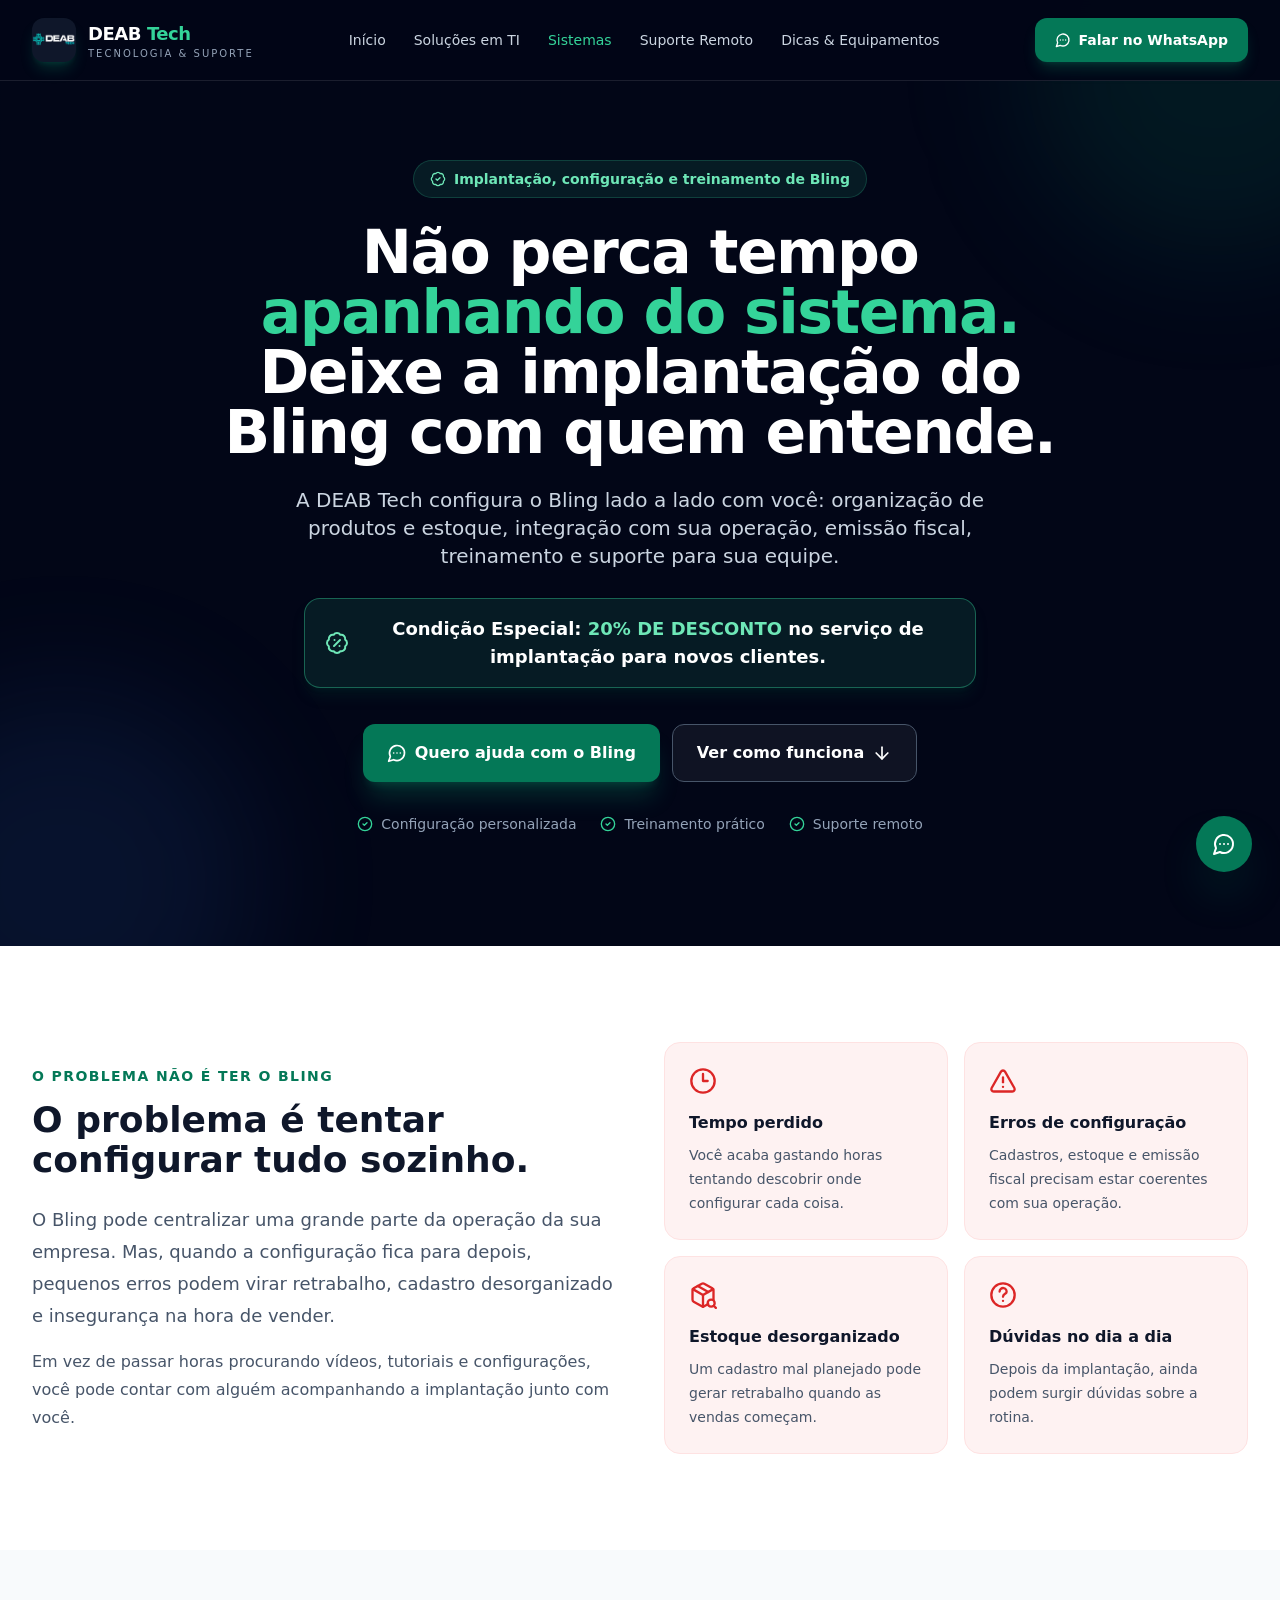
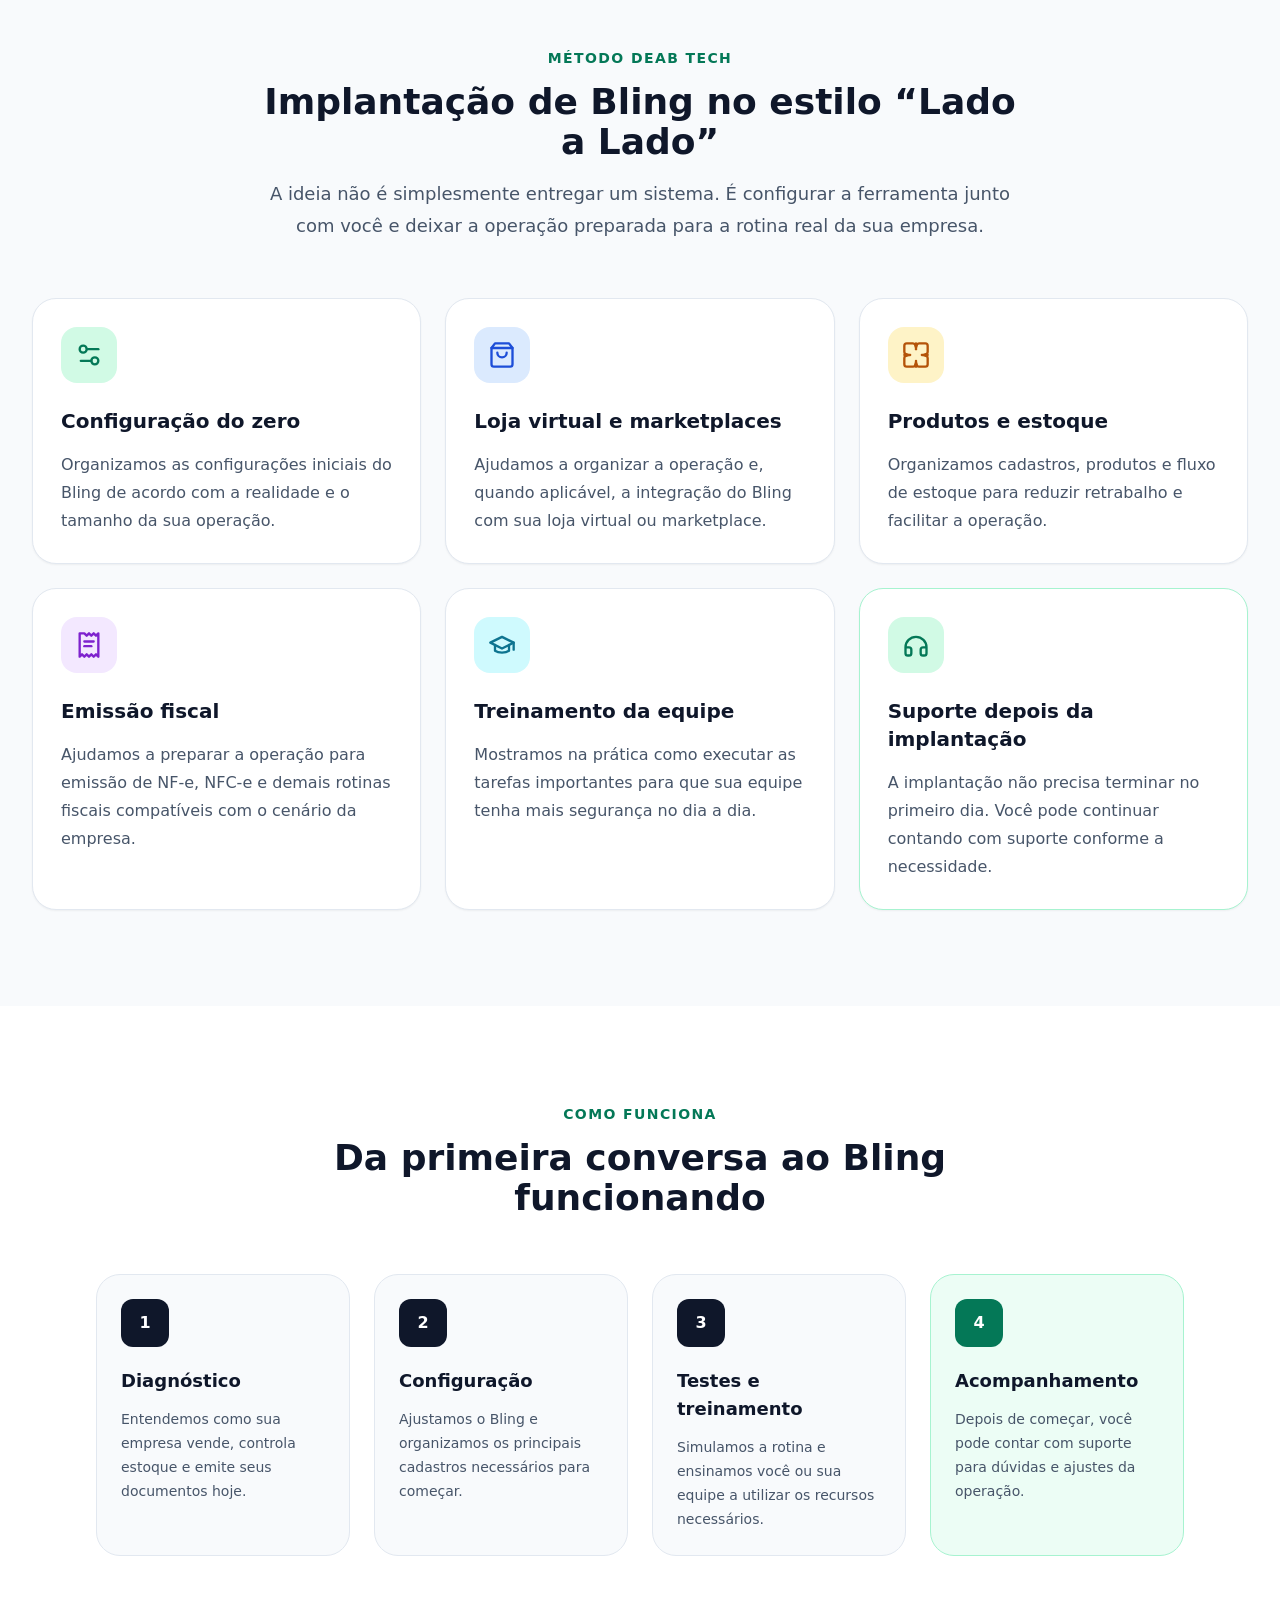
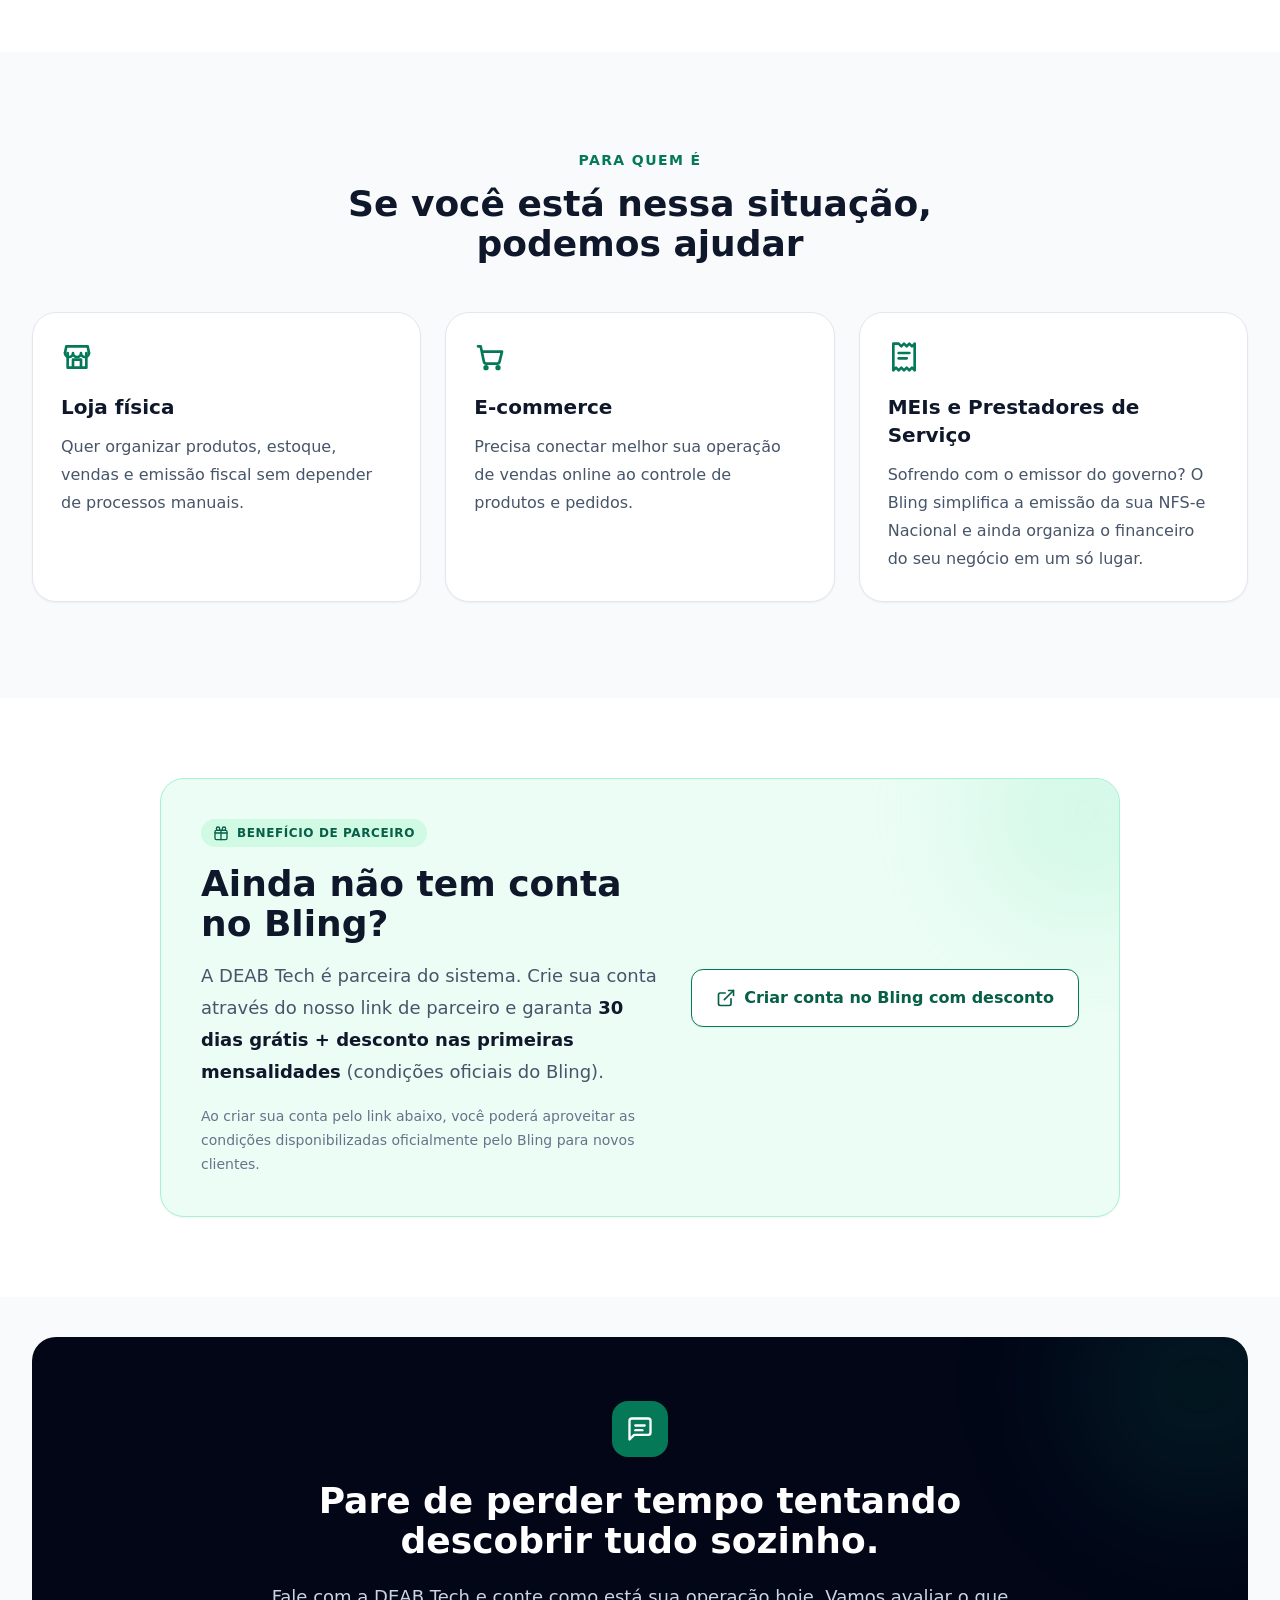
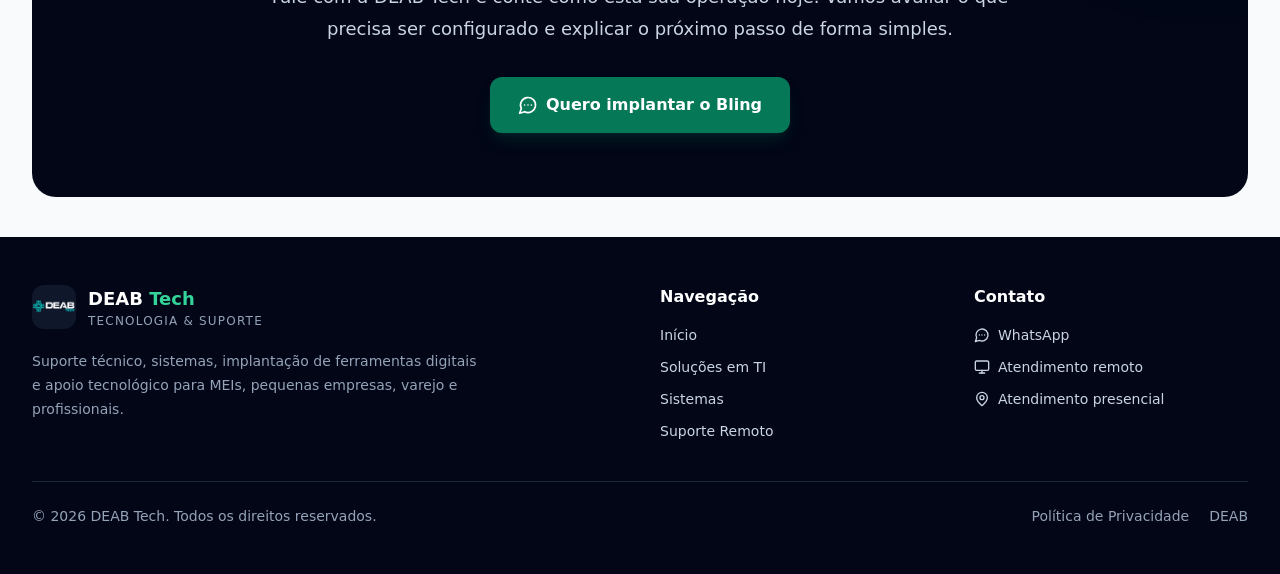
<file: bling.html>
<!DOCTYPE html>
<html lang="pt-BR">
<head>
    <meta charset="UTF-8">
    <meta name="viewport" content="width=device-width, initial-scale=1.0">

    <!-- =====================================================
         SEO / COMPARTILHAMENTO
         Landing page específica para Bling ERP
         ===================================================== -->
    <title>Implantação de Bling | Especialista em ERP Bling | DEAB Tech</title>
    <meta name="description" content="Implantação de Bling ERP com configuração, treinamento e suporte. Especialista em Bling para lojas, e-commerce e pequenos negócios. Configure estoque, vendas e emissão fiscal com apoio lado a lado.">
    <meta name="author" content="DEAB Tech — Danilo Bertolani">
    <meta name="theme-color" content="#0f172a">
    <meta name="robots" content="index, follow, max-image-preview:large">

    <link rel="canonical" href="https://tech.deab.com.br/bling.html">

    <!-- Favicon -->
    <link rel="icon" type="image/png" sizes="48x48" href="assets/images/favicon.png">
    <link rel="apple-touch-icon" sizes="180x180" href="assets/images/favicon.png">

    <!-- Open Graph -->
    <meta property="og:type" content="website">
    <meta property="og:locale" content="pt_BR">
    <meta property="og:site_name" content="DEAB Tech">
    <meta property="og:title" content="Implantação de Bling ERP | Especialista em Bling | DEAB Tech">
    <meta property="og:description" content="Pare de perder tempo tentando configurar o Bling sozinho. Conte com a DEAB Tech para implantação, configuração, treinamento e suporte lado a lado.">
    <meta property="og:url" content="https://tech.deab.com.br/bling.html">
    <meta property="og:image" content="https://tech.deab.com.br/assets/images/og-image.png">
    <meta property="og:image:alt" content="DEAB Tech — Implantação de Bling ERP">
    <meta property="og:image:type" content="image/png">
    <meta property="og:image:width" content="1200">
    <meta property="og:image:height" content="630">

    <!-- Twitter / X -->
    <meta name="twitter:card" content="summary_large_image">
    <meta name="twitter:title" content="Implantação de Bling ERP | Especialista em Bling | DEAB Tech">
    <meta name="twitter:description" content="Configuração, treinamento e suporte para colocar o Bling para funcionar na rotina da sua empresa.">
    <meta name="twitter:image" content="https://tech.deab.com.br/assets/images/og-image.png">

    <!-- Dados estruturados -->
    <script type="application/ld+json">
    {
        "@context": "https://schema.org",
        "@type": "ProfessionalService",
        "name": "DEAB Tech",
        "url": "https://tech.deab.com.br/bling.html",
        "logo": "https://tech.deab.com.br/assets/images/logo-deab-tech.png",
        "description": "Implantação, configuração, treinamento e suporte para Bling ERP.",
        "areaServed": "BR",
        "serviceType": [
            "Implantação de Bling ERP",
            "Configuração de Bling",
            "Treinamento de Bling",
            "Suporte para Bling ERP"
        ]
    }
    </script>

    <link rel="preconnect" href="https://cdn.tailwindcss.com">

    <!-- Tailwind carregado de forma adiada para não competir com a renderização inicial. -->
    <link rel="stylesheet" href="style.css">
<style>
        html {
            scroll-behavior: smooth;
        }

        body {
            overflow-x: hidden;
        }

        .hero-grid {
            background-image:
                linear-gradient(rgba(15, 23, 42, 0.05) 1px, transparent 1px),
                linear-gradient(90deg, rgba(15, 23, 42, 0.05) 1px, transparent 1px);
            background-size: 40px 40px;
        }

        .glass {
            background: rgba(255, 255, 255, 0.08);
            backdrop-filter: blur(12px);
            -webkit-backdrop-filter: blur(12px);
        }

        .service-card {
            transition:
                transform 0.25s ease,
                box-shadow 0.25s ease,
                border-color 0.25s ease;
        }

        .service-card:hover {
            transform: translateY(-5px);
        }

        .mobile-menu {
            transition:
                max-height 0.3s ease,
                opacity 0.2s ease;
        }
    </style>
</head>

<body class="bg-slate-50 text-slate-800 antialiased">

<header
    id="inicio"
    class="fixed top-0 left-0 right-0 z-50 border-b border-white/10 bg-slate-950/95 backdrop-blur-md"
>
    <div class="mx-auto max-w-7xl px-4 sm:px-6 lg:px-8">

        <div class="flex h-20 items-center justify-between">

            <!-- Logo -->
            <a
                href="index.html#inicio"
                class="flex items-center gap-3"
                aria-label="DEAB Tech - Página inicial"
            >
                <div class="flex h-11 w-11 items-center justify-center overflow-hidden rounded-xl bg-slate-900 shadow-lg shadow-emerald-500/20">
                    <img
                        src="assets/images/logo-deab-tech.png"
                        alt="DEAB Tech"
                        class="h-full w-full object-contain"
                        width="44"
                        height="44"
                        decoding="async"
                        fetchpriority="high"
                        onerror="this.style.display='none'; this.nextElementSibling.style.display='flex';"
                    >
                    <span class="hidden h-full w-full items-center justify-center bg-emerald-700 text-xl font-black text-white">D</span>
                </div>

                <div class="leading-tight">
                    <div class="text-lg font-extrabold tracking-tight text-white">
                        DEAB<span class="text-emerald-400"> Tech</span>
                    </div>
                    <div class="text-[10px] font-medium uppercase tracking-[0.2em] text-slate-400">
                        Tecnologia & Suporte
                    </div>
                </div>
            </a>

            <!-- Navegação desktop -->
            <nav class="hidden items-center gap-7 lg:flex">
                <a href="index.html#inicio" class="text-sm font-medium text-slate-300 transition-colors duration-200 hover:text-emerald-400">
                    Início
                </a>

                <a href="index.html#solucoes" class="text-sm font-medium text-slate-300 transition-colors duration-200 hover:text-emerald-400">
                    Soluções em TI
                </a>

                <a href="sistemas.html" class="text-sm font-medium text-emerald-400 transition-colors duration-200 hover:text-emerald-300">
                    Sistemas
                </a>

                <a href="index.html#suporte" class="text-sm font-medium text-slate-300 transition-colors duration-200 hover:text-emerald-400">
                    Suporte Remoto
                </a>

                <a href="index.html#equipamentos" class="text-sm font-medium text-slate-300 transition-colors duration-200 hover:text-emerald-400">
                    Dicas & Equipamentos
                </a>
            </nav>

            <!-- CTA desktop -->
            <a
                href="https://wa.me/5527996962395?text=Ol%C3%A1%2C%20vim%20pela%20p%C3%A1gina%20do%20Bling.%20Quero%20aproveitar%20os%2020%25%20de%20desconto%20na%20implanta%C3%A7%C3%A3o%20do%20sistema"
                target="_blank"
                rel="noopener noreferrer"
                class="hidden items-center gap-2 rounded-xl bg-emerald-700 px-5 py-3 text-sm font-bold text-white shadow-lg shadow-emerald-500/20 transition-colors duration-200 hover:bg-emerald-600 sm:flex"
            >
                <svg xmlns="http://www.w3.org/2000/svg" viewBox="0 0 24 24" fill="none" stroke="currentColor" stroke-width="2" stroke-linecap="round" stroke-linejoin="round" class="h-4 w-4" aria-hidden="true"><path d="M7.9 20A9 9 0 1 0 4 16.1L2 22Z"></path><path d="M8 12h.01"></path><path d="M12 12h.01"></path><path d="M16 12h.01"></path></svg>
                Falar no WhatsApp
            </a>

            <!-- Botão mobile -->
            <button
                id="menuButton"
                type="button"
                class="rounded-lg p-2 text-slate-200 hover:bg-white/10 lg:hidden"
                aria-label="Abrir menu"
                aria-expanded="false"
                aria-controls="mobileMenu"
            >
                <svg xmlns="http://www.w3.org/2000/svg" viewBox="0 0 24 24" fill="none" stroke="currentColor" stroke-width="2" stroke-linecap="round" stroke-linejoin="round" class="h-6 w-6" aria-hidden="true"><line x1="4" x2="20" y1="6" y2="6"></line><line x1="4" x2="20" y1="12" y2="12"></line><line x1="4" x2="20" y1="18" y2="18"></line></svg>
            </button>
        </div>

        <!-- Menu mobile -->
        <div id="mobileMenu" class="mobile-menu max-h-0 overflow-hidden opacity-0 lg:hidden">
            <nav class="flex flex-col gap-1 pb-5">

                <a href="index.html#inicio" class="rounded-lg px-4 py-3 text-sm font-medium text-slate-200 hover:bg-white/10">
                    Início
                </a>

                <a href="index.html#solucoes" class="rounded-lg px-4 py-3 text-sm font-medium text-slate-200 hover:bg-white/10">
                    Soluções em TI
                </a>

                <a href="sistemas.html" class="rounded-lg px-4 py-3 text-sm font-medium text-emerald-400 hover:bg-white/10">
                    Sistemas
                </a>

                <a href="index.html#suporte" class="rounded-lg px-4 py-3 text-sm font-medium text-slate-200 hover:bg-white/10">
                    Suporte Remoto
                </a>

                <a href="index.html#equipamentos" class="rounded-lg px-4 py-3 text-sm font-medium text-slate-200 hover:bg-white/10">
                    Dicas & Equipamentos
                </a>

                <a
                    href="https://wa.me/5527996962395?text=Ol%C3%A1%2C%20vim%20pela%20p%C3%A1gina%20do%20Bling.%20Quero%20aproveitar%20os%2020%25%20de%20desconto%20na%20implanta%C3%A7%C3%A3o%20do%20sistema"
                    target="_blank"
                    rel="noopener noreferrer"
                    class="mt-2 flex items-center justify-center gap-2 rounded-xl bg-emerald-700 px-5 py-3 text-sm font-bold text-white"
                >
                    <svg xmlns="http://www.w3.org/2000/svg" viewBox="0 0 24 24" fill="none" stroke="currentColor" stroke-width="2" stroke-linecap="round" stroke-linejoin="round" class="h-4 w-4" aria-hidden="true"><path d="M7.9 20A9 9 0 1 0 4 16.1L2 22Z"></path><path d="M8 12h.01"></path><path d="M12 12h.01"></path><path d="M16 12h.01"></path></svg>
                    Falar no WhatsApp
                </a>
            </nav>
        </div>
    </div>
</header>

<main>

    <!-- =====================================================
         HERO — INTENÇÃO DE COMPRA
         ===================================================== -->
    <section class="relative overflow-hidden bg-slate-950 pt-32 pb-20 sm:pt-40 sm:pb-28">
        <div class="absolute inset-0 hero-grid opacity-30"></div>
        <div class="absolute -right-32 -top-32 h-96 w-96 rounded-full bg-emerald-500/10 blur-3xl"></div>
        <div class="absolute -bottom-32 -left-32 h-96 w-96 rounded-full bg-blue-500/10 blur-3xl"></div>

        <div class="relative mx-auto max-w-7xl px-4 sm:px-6 lg:px-8">
            <div class="max-w-4xl mx-auto text-center">

                <div class="mb-6 inline-flex items-center gap-2 rounded-full border border-emerald-400/20 bg-emerald-400/10 px-4 py-2 text-sm font-semibold text-emerald-300">
                    <svg xmlns="http://www.w3.org/2000/svg" viewBox="0 0 24 24" fill="none" stroke="currentColor" stroke-width="2" stroke-linecap="round" stroke-linejoin="round" class="h-4 w-4" aria-hidden="true"><path d="M3.85 8.62a4 4 0 0 1 4.78-4.77 4 4 0 0 1 6.74 0 4 4 0 0 1 4.78 4.78 4 4 0 0 1 0 6.74 4 4 0 0 1-4.77 4.78 4 4 0 0 1-6.74 0 4 4 0 0 1-4.78-4.77 4 4 0 0 1 0-6.76Z"></path><path d="m9 12 2 2 4-4"></path></svg>
                    Implantação, configuração e treinamento de Bling
                </div>

                <h1 class="text-4xl font-black leading-tight tracking-tight text-white sm:text-5xl lg:text-6xl">
                    Não perca tempo
                    <span class="text-emerald-400">apanhando do sistema.</span>
                    Deixe a implantação do Bling com quem entende.
                </h1>

                <p class="mx-auto mt-6 max-w-3xl text-lg leading-8 text-slate-300 sm:text-xl">
                    A DEAB Tech configura o Bling lado a lado com você:
                    organização de produtos e estoque, integração com sua operação,
                    emissão fiscal, treinamento e suporte para sua equipe.
                </p>

                <!-- Oferta especial de implantação -->
                <div class="mx-auto mt-7 max-w-2xl rounded-2xl border border-emerald-400/40 bg-emerald-400/10 px-5 py-4 shadow-lg shadow-emerald-900/20">
                    <div class="flex flex-col items-center justify-center gap-2 sm:flex-row sm:gap-3">
                        <svg xmlns="http://www.w3.org/2000/svg" viewBox="0 0 24 24" fill="none" stroke="currentColor" stroke-width="2" stroke-linecap="round" stroke-linejoin="round" class="h-6 w-6 shrink-0 text-emerald-300" aria-hidden="true"><path d="M3.85 8.62a4 4 0 0 1 4.78-4.77 4 4 0 0 1 6.74 0 4 4 0 0 1 4.78 4.78 4 4 0 0 1 0 6.74 4 4 0 0 1-4.77 4.78 4 4 0 0 1-6.74 0 4 4 0 0 1-4.78-4.77 4 4 0 0 1 0-6.76Z"></path><path d="m9 15 6-6"></path><path d="M9.5 9h.01"></path><path d="M14.5 15h.01"></path></svg>
                        <p class="text-base font-extrabold text-white sm:text-lg">
                            Condição Especial:
                            <span class="text-emerald-300">20% DE DESCONTO</span>
                            no serviço de implantação para novos clientes.
                        </p>
                    </div>
                </div>

                <div class="mt-9 flex flex-col justify-center gap-3 sm:flex-row">
                    <a
                        href="https://wa.me/5527996962395?text=Ol%C3%A1%2C%20vim%20pela%20p%C3%A1gina%20do%20Bling.%20Quero%20aproveitar%20os%2020%25%20de%20desconto%20na%20implanta%C3%A7%C3%A3o%20do%20sistema"
                        target="_blank"
                        rel="noopener noreferrer"
                        class="inline-flex items-center justify-center gap-2 rounded-xl bg-emerald-700 px-6 py-4 font-bold text-white shadow-xl shadow-emerald-500/20 transition-colors duration-200 hover:bg-emerald-600"
                    >
                        <svg xmlns="http://www.w3.org/2000/svg" viewBox="0 0 24 24" fill="none" stroke="currentColor" stroke-width="2" stroke-linecap="round" stroke-linejoin="round" class="h-5 w-5" aria-hidden="true"><path d="M7.9 20A9 9 0 1 0 4 16.1L2 22Z"></path><path d="M8 12h.01"></path><path d="M12 12h.01"></path><path d="M16 12h.01"></path></svg>
                        Quero ajuda com o Bling
                    </a>

                    <a
                        href="#como-funciona"
                        class="inline-flex items-center justify-center gap-2 rounded-xl border border-slate-600 bg-white/5 px-6 py-4 font-bold text-white transition-colors duration-200 hover:border-emerald-400 hover:bg-white/10"
                    >
                        Ver como funciona
                        <svg xmlns="http://www.w3.org/2000/svg" viewBox="0 0 24 24" fill="none" stroke="currentColor" stroke-width="2" stroke-linecap="round" stroke-linejoin="round" class="h-5 w-5" aria-hidden="true"><path d="M12 5v14"></path><path d="m19 12-7 7-7-7"></path></svg>
                    </a>
                </div>

                <div class="mt-8 flex flex-wrap items-center justify-center gap-x-6 gap-y-3 text-sm text-slate-400">
                    <span class="inline-flex items-center gap-2">
                        <svg xmlns="http://www.w3.org/2000/svg" viewBox="0 0 24 24" fill="none" stroke="currentColor" stroke-width="2" stroke-linecap="round" stroke-linejoin="round" class="h-4 w-4 text-emerald-400" aria-hidden="true"><path d="M12 22a10 10 0 1 0 0-20 10 10 0 0 0 0 20Z"></path><path d="m9 12 2 2 4-4"></path></svg>
                        Configuração personalizada
                    </span>
                    <span class="inline-flex items-center gap-2">
                        <svg xmlns="http://www.w3.org/2000/svg" viewBox="0 0 24 24" fill="none" stroke="currentColor" stroke-width="2" stroke-linecap="round" stroke-linejoin="round" class="h-4 w-4 text-emerald-400" aria-hidden="true"><path d="M12 22a10 10 0 1 0 0-20 10 10 0 0 0 0 20Z"></path><path d="m9 12 2 2 4-4"></path></svg>
                        Treinamento prático
                    </span>
                    <span class="inline-flex items-center gap-2">
                        <svg xmlns="http://www.w3.org/2000/svg" viewBox="0 0 24 24" fill="none" stroke="currentColor" stroke-width="2" stroke-linecap="round" stroke-linejoin="round" class="h-4 w-4 text-emerald-400" aria-hidden="true"><path d="M12 22a10 10 0 1 0 0-20 10 10 0 0 0 0 20Z"></path><path d="m9 12 2 2 4-4"></path></svg>
                        Suporte remoto
                    </span>
                </div>

            </div>
        </div>
    </section>

    <!-- =====================================================
         DOR DO CLIENTE
         ===================================================== -->
    <section class="bg-white py-20 sm:py-24">
        <div class="mx-auto max-w-7xl px-4 sm:px-6 lg:px-8">

            <div class="grid items-center gap-12 lg:grid-cols-2">

                <div>
                    <span class="text-sm font-bold uppercase tracking-widest text-emerald-700">
                        O problema não é ter o Bling
                    </span>

                    <h2 class="mt-3 text-3xl font-black text-slate-900 sm:text-4xl">
                        O problema é tentar configurar tudo sozinho.
                    </h2>

                    <p class="mt-6 text-lg leading-8 text-slate-600">
                        O Bling pode centralizar uma grande parte da operação da sua empresa.
                        Mas, quando a configuração fica para depois, pequenos erros podem
                        virar retrabalho, cadastro desorganizado e insegurança na hora de vender.
                    </p>

                    <p class="mt-4 leading-7 text-slate-600">
                        Em vez de passar horas procurando vídeos, tutoriais e configurações,
                        você pode contar com alguém acompanhando a implantação junto com você.
                    </p>
                </div>

                <div class="grid gap-4 sm:grid-cols-2">

                    <div class="rounded-2xl border border-red-100 bg-red-50 p-6">
                        <svg xmlns="http://www.w3.org/2000/svg" viewBox="0 0 24 24" fill="none" stroke="currentColor" stroke-width="2" stroke-linecap="round" stroke-linejoin="round" class="h-7 w-7 text-red-600" aria-hidden="true"><circle cx="12" cy="12" r="10"></circle><polyline points="12 6 12 12 16 12"></polyline></svg>
                        <h3 class="mt-4 font-black text-slate-900">Tempo perdido</h3>
                        <p class="mt-2 text-sm leading-6 text-slate-600">
                            Você acaba gastando horas tentando descobrir onde configurar cada coisa.
                        </p>
                    </div>

                    <div class="rounded-2xl border border-red-100 bg-red-50 p-6">
                        <svg xmlns="http://www.w3.org/2000/svg" viewBox="0 0 24 24" fill="none" stroke="currentColor" stroke-width="2" stroke-linecap="round" stroke-linejoin="round" class="h-7 w-7 text-red-600" aria-hidden="true"><path d="m21.73 18-8-14a2 2 0 0 0-3.46 0l-8 14A2 2 0 0 0 4 21h16a2 2 0 0 0 1.73-3Z"></path><path d="M12 9v4"></path><path d="M12 17h.01"></path></svg>
                        <h3 class="mt-4 font-black text-slate-900">Erros de configuração</h3>
                        <p class="mt-2 text-sm leading-6 text-slate-600">
                            Cadastros, estoque e emissão fiscal precisam estar coerentes com sua operação.
                        </p>
                    </div>

                    <div class="rounded-2xl border border-red-100 bg-red-50 p-6">
                        <svg xmlns="http://www.w3.org/2000/svg" viewBox="0 0 24 24" fill="none" stroke="currentColor" stroke-width="2" stroke-linecap="round" stroke-linejoin="round" class="h-7 w-7 text-red-600" aria-hidden="true"><path d="m16.5 9.4-9-5.19"></path><path d="M21 16V8a2 2 0 0 0-1-1.73l-7-4a2 2 0 0 0-2 0l-7 4A2 2 0 0 0 3 8v8a2 2 0 0 0 1 1.73l7 4a2 2 0 0 0 2 0l3.5-2"></path><path d="M3.27 6.96 12 12.01l8.73-5.05"></path><path d="M12 22.08V12"></path><circle cx="19" cy="19" r="3"></circle><path d="m21.2 21.2 1.8 1.8"></path></svg>
                        <h3 class="mt-4 font-black text-slate-900">Estoque desorganizado</h3>
                        <p class="mt-2 text-sm leading-6 text-slate-600">
                            Um cadastro mal planejado pode gerar retrabalho quando as vendas começam.
                        </p>
                    </div>

                    <div class="rounded-2xl border border-red-100 bg-red-50 p-6">
                        <svg xmlns="http://www.w3.org/2000/svg" viewBox="0 0 24 24" fill="none" stroke="currentColor" stroke-width="2" stroke-linecap="round" stroke-linejoin="round" class="h-7 w-7 text-red-600" aria-hidden="true"><circle cx="12" cy="12" r="10"></circle><path d="M9.1 9a3 3 0 1 1 5.83 1c-.75 1.1-2.93 1.5-2.93 3.5"></path><path d="M12 17h.01"></path></svg>
                        <h3 class="mt-4 font-black text-slate-900">Dúvidas no dia a dia</h3>
                        <p class="mt-2 text-sm leading-6 text-slate-600">
                            Depois da implantação, ainda podem surgir dúvidas sobre a rotina.
                        </p>
                    </div>

                </div>
            </div>
        </div>
    </section>

    <!-- =====================================================
         SOLUÇÃO / LADO A LADO
         ===================================================== -->
    <section id="como-funciona" class="bg-slate-50 py-20 sm:py-24">
        <div class="mx-auto max-w-7xl px-4 sm:px-6 lg:px-8">

            <div class="mx-auto mb-14 max-w-3xl text-center">
                <span class="text-sm font-bold uppercase tracking-widest text-emerald-700">
                    Método DEAB Tech
                </span>

                <h2 class="mt-3 text-3xl font-black text-slate-900 sm:text-4xl">
                    Implantação de Bling no estilo “Lado a Lado”
                </h2>

                <p class="mt-4 text-lg leading-8 text-slate-600">
                    A ideia não é simplesmente entregar um sistema.
                    É configurar a ferramenta junto com você e deixar a operação
                    preparada para a rotina real da sua empresa.
                </p>
            </div>

            <div class="grid gap-6 md:grid-cols-2 lg:grid-cols-3">

                <article class="service-card rounded-3xl border border-slate-200 bg-white p-7 shadow-sm hover:shadow-xl">
                    <div class="flex h-14 w-14 items-center justify-center rounded-2xl bg-emerald-100 text-emerald-700">
                        <svg xmlns="http://www.w3.org/2000/svg" viewBox="0 0 24 24" fill="none" stroke="currentColor" stroke-width="2" stroke-linecap="round" stroke-linejoin="round" class="h-7 w-7" aria-hidden="true"><path d="M20 7h-9"></path><path d="M14 17H5"></path><circle cx="17" cy="17" r="3"></circle><circle cx="7" cy="7" r="3"></circle></svg>
                    </div>
                    <h3 class="mt-6 text-xl font-black text-slate-900">Configuração do zero</h3>
                    <p class="mt-4 leading-7 text-slate-600">
                        Organizamos as configurações iniciais do Bling de acordo
                        com a realidade e o tamanho da sua operação.
                    </p>
                </article>

                <article class="service-card rounded-3xl border border-slate-200 bg-white p-7 shadow-sm hover:shadow-xl">
                    <div class="flex h-14 w-14 items-center justify-center rounded-2xl bg-blue-100 text-blue-700">
                        <svg xmlns="http://www.w3.org/2000/svg" viewBox="0 0 24 24" fill="none" stroke="currentColor" stroke-width="2" stroke-linecap="round" stroke-linejoin="round" class="h-7 w-7" aria-hidden="true"><path d="M6 2 3 6v14a2 2 0 0 0 2 2h14a2 2 0 0 0 2-2V6l-3-4Z"></path><path d="M3 6h18"></path><path d="M16 10a4 4 0 0 1-8 0"></path></svg>
                    </div>
                    <h3 class="mt-6 text-xl font-black text-slate-900">Loja virtual e marketplaces</h3>
                    <p class="mt-4 leading-7 text-slate-600">
                        Ajudamos a organizar a operação e, quando aplicável,
                        a integração do Bling com sua loja virtual ou marketplace.
                    </p>
                </article>

                <article class="service-card rounded-3xl border border-slate-200 bg-white p-7 shadow-sm hover:shadow-xl">
                    <div class="flex h-14 w-14 items-center justify-center rounded-2xl bg-amber-100 text-amber-700">
                        <svg xmlns="http://www.w3.org/2000/svg" viewBox="0 0 24 24" fill="none" stroke="currentColor" stroke-width="2" stroke-linecap="round" stroke-linejoin="round" class="h-7 w-7" aria-hidden="true"><path d="M2.97 12.92A2 2 0 0 0 2 14.66V20a2 2 0 0 0 2 2h5.34a2 2 0 0 0 1.74-.97L12 18.5l.92 2.53A2 2 0 0 0 14.66 22H20a2 2 0 0 0 2-2v-5.34a2 2 0 0 0-.97-1.74L18.5 12l2.53-.92A2 2 0 0 0 22 9.34V4a2 2 0 0 0-2-2h-5.34a2 2 0 0 0-1.74.97L12 5.5l-.92-2.53A2 2 0 0 0 9.34 2H4a2 2 0 0 0-2 2v5.34a2 2 0 0 0 .97 1.74L5.5 12Z"></path><path d="M2 12h5"></path><path d="M12 2v5"></path><path d="M22 12h-5"></path><path d="M12 22v-5"></path></svg>
                    </div>
                    <h3 class="mt-6 text-xl font-black text-slate-900">Produtos e estoque</h3>
                    <p class="mt-4 leading-7 text-slate-600">
                        Organizamos cadastros, produtos e fluxo de estoque para
                        reduzir retrabalho e facilitar a operação.
                    </p>
                </article>

                <article class="service-card rounded-3xl border border-slate-200 bg-white p-7 shadow-sm hover:shadow-xl">
                    <div class="flex h-14 w-14 items-center justify-center rounded-2xl bg-purple-100 text-purple-700">
                        <svg xmlns="http://www.w3.org/2000/svg" viewBox="0 0 24 24" fill="none" stroke="currentColor" stroke-width="2" stroke-linecap="round" stroke-linejoin="round" class="h-7 w-7" aria-hidden="true"><path d="M4 2v20l2-2 2 2 2-2 2 2 2-2 2 2 2-2 2 2V2l-2 2-2-2-2 2-2-2-2 2-2-2Z"></path><path d="M8 9h8"></path><path d="M8 13h6"></path></svg>
                    </div>
                    <h3 class="mt-6 text-xl font-black text-slate-900">Emissão fiscal</h3>
                    <p class="mt-4 leading-7 text-slate-600">
                        Ajudamos a preparar a operação para emissão de NF-e,
                        NFC-e e demais rotinas fiscais compatíveis com o cenário da empresa.
                    </p>
                </article>

                <article class="service-card rounded-3xl border border-slate-200 bg-white p-7 shadow-sm hover:shadow-xl">
                    <div class="flex h-14 w-14 items-center justify-center rounded-2xl bg-cyan-100 text-cyan-700">
                        <svg xmlns="http://www.w3.org/2000/svg" viewBox="0 0 24 24" fill="none" stroke="currentColor" stroke-width="2" stroke-linecap="round" stroke-linejoin="round" class="h-7 w-7" aria-hidden="true"><path d="M22 10 12 5 2 10l10 5 10-5Z"></path><path d="M6 12v5c3 2 9 2 12 0v-5"></path><path d="M22 10v6"></path></svg>
                    </div>
                    <h3 class="mt-6 text-xl font-black text-slate-900">Treinamento da equipe</h3>
                    <p class="mt-4 leading-7 text-slate-600">
                        Mostramos na prática como executar as tarefas importantes
                        para que sua equipe tenha mais segurança no dia a dia.
                    </p>
                </article>

                <article class="service-card rounded-3xl border border-emerald-200 bg-white p-7 shadow-sm hover:shadow-xl">
                    <div class="flex h-14 w-14 items-center justify-center rounded-2xl bg-emerald-100 text-emerald-700">
                        <svg xmlns="http://www.w3.org/2000/svg" viewBox="0 0 24 24" fill="none" stroke="currentColor" stroke-width="2" stroke-linecap="round" stroke-linejoin="round" class="h-7 w-7" aria-hidden="true"><path d="M3 14h3a2 2 0 0 1 2 2v3a2 2 0 0 1-2 2H5a2 2 0 0 1-2-2v-5a9 9 0 0 1 18 0v5a2 2 0 0 1-2 2h-1a2 2 0 0 1-2-2v-3a2 2 0 0 1 2-2h3"></path></svg>
                    </div>
                    <h3 class="mt-6 text-xl font-black text-slate-900">Suporte depois da implantação</h3>
                    <p class="mt-4 leading-7 text-slate-600">
                        A implantação não precisa terminar no primeiro dia.
                        Você pode continuar contando com suporte conforme a necessidade.
                    </p>
                </article>

            </div>
        </div>
    </section>

    <!-- =====================================================
         PROCESSO
         ===================================================== -->
    <section class="bg-white py-20 sm:py-24">
        <div class="mx-auto max-w-6xl px-4 sm:px-6 lg:px-8">

            <div class="mx-auto mb-14 max-w-2xl text-center">
                <span class="text-sm font-bold uppercase tracking-widest text-emerald-700">
                    Como funciona
                </span>

                <h2 class="mt-3 text-3xl font-black text-slate-900 sm:text-4xl">
                    Da primeira conversa ao Bling funcionando
                </h2>
            </div>

            <div class="grid gap-6 sm:grid-cols-2 lg:grid-cols-4">

                <div class="rounded-3xl border border-slate-200 bg-slate-50 p-6">
                    <div class="flex h-12 w-12 items-center justify-center rounded-xl bg-slate-900 font-black text-white">1</div>
                    <h3 class="mt-5 text-lg font-black text-slate-900">Diagnóstico</h3>
                    <p class="mt-3 text-sm leading-6 text-slate-600">
                        Entendemos como sua empresa vende, controla estoque
                        e emite seus documentos hoje.
                    </p>
                </div>

                <div class="rounded-3xl border border-slate-200 bg-slate-50 p-6">
                    <div class="flex h-12 w-12 items-center justify-center rounded-xl bg-slate-900 font-black text-white">2</div>
                    <h3 class="mt-5 text-lg font-black text-slate-900">Configuração</h3>
                    <p class="mt-3 text-sm leading-6 text-slate-600">
                        Ajustamos o Bling e organizamos os principais cadastros
                        necessários para começar.
                    </p>
                </div>

                <div class="rounded-3xl border border-slate-200 bg-slate-50 p-6">
                    <div class="flex h-12 w-12 items-center justify-center rounded-xl bg-slate-900 font-black text-white">3</div>
                    <h3 class="mt-5 text-lg font-black text-slate-900">Testes e treinamento</h3>
                    <p class="mt-3 text-sm leading-6 text-slate-600">
                        Simulamos a rotina e ensinamos você ou sua equipe
                        a utilizar os recursos necessários.
                    </p>
                </div>

                <div class="rounded-3xl border border-emerald-200 bg-emerald-50 p-6">
                    <div class="flex h-12 w-12 items-center justify-center rounded-xl bg-emerald-700 font-black text-white">4</div>
                    <h3 class="mt-5 text-lg font-black text-slate-900">Acompanhamento</h3>
                    <p class="mt-3 text-sm leading-6 text-slate-600">
                        Depois de começar, você pode contar com suporte
                        para dúvidas e ajustes da operação.
                    </p>
                </div>

            </div>
        </div>
    </section>

    <!-- =====================================================
         PERFIS
         ===================================================== -->
    <section class="bg-slate-50 py-20 sm:py-24">
        <div class="mx-auto max-w-7xl px-4 sm:px-6 lg:px-8">

            <div class="mx-auto mb-12 max-w-2xl text-center">
                <span class="text-sm font-bold uppercase tracking-widest text-emerald-700">
                    Para quem é
                </span>

                <h2 class="mt-3 text-3xl font-black text-slate-900 sm:text-4xl">
                    Se você está nessa situação, podemos ajudar
                </h2>
            </div>

            <div class="grid gap-6 md:grid-cols-3">

                <article class="rounded-3xl border border-slate-200 bg-white p-7 shadow-sm">
                    <svg xmlns="http://www.w3.org/2000/svg" viewBox="0 0 24 24" fill="none" stroke="currentColor" stroke-width="2" stroke-linecap="round" stroke-linejoin="round" class="h-8 w-8 text-emerald-700" aria-hidden="true"><path d="M3 9l1-5h16l1 5"></path><path d="M5 9v11h14V9"></path><path d="M3 9a3 3 0 0 0 6 0 3 3 0 0 0 6 0 3 3 0 0 0 6 0"></path><path d="M9 20v-6h6v6"></path></svg>
                    <h3 class="mt-5 text-xl font-black text-slate-900">Loja física</h3>
                    <p class="mt-3 leading-7 text-slate-600">
                        Quer organizar produtos, estoque, vendas e emissão fiscal
                        sem depender de processos manuais.
                    </p>
                </article>

                <article class="rounded-3xl border border-slate-200 bg-white p-7 shadow-sm">
                    <svg xmlns="http://www.w3.org/2000/svg" viewBox="0 0 24 24" fill="none" stroke="currentColor" stroke-width="2" stroke-linecap="round" stroke-linejoin="round" class="h-8 w-8 text-emerald-700" aria-hidden="true"><circle cx="9" cy="20" r="1"></circle><circle cx="18" cy="20" r="1"></circle><path d="M3 4h2l2.4 11.4a2 2 0 0 0 2 1.6h7.8a2 2 0 0 0 2-1.6L21 8H6"></path></svg>
                    <h3 class="mt-5 text-xl font-black text-slate-900">E-commerce</h3>
                    <p class="mt-3 leading-7 text-slate-600">
                        Precisa conectar melhor sua operação de vendas online
                        ao controle de produtos e pedidos.
                    </p>
                </article>

                <article class="rounded-3xl border border-slate-200 bg-white p-7 shadow-sm">
                    <svg xmlns="http://www.w3.org/2000/svg" viewBox="0 0 24 24" fill="none" stroke="currentColor" stroke-width="2" stroke-linecap="round" stroke-linejoin="round" class="h-8 w-8 text-emerald-700" aria-hidden="true"><path d="M4 2v20l2-2 2 2 2-2 2 2 2-2 2 2 2-2 2 2V2l-2 2-2-2-2 2-2-2-2 2-2-2Z"></path><path d="M8 9h8"></path><path d="M8 13h6"></path></svg>
                    <h3 class="mt-5 text-xl font-black text-slate-900">MEIs e Prestadores de Serviço</h3>
                    <p class="mt-3 leading-7 text-slate-600">
                        Sofrendo com o emissor do governo? O Bling simplifica a emissão
                        da sua NFS-e Nacional e ainda organiza o financeiro do seu negócio
                        em um só lugar.
                    </p>
                </article>

            </div>
        </div>
    </section>

    <!-- =====================================================
         VANTAGEM DE PARCEIRO BLING
         ===================================================== -->
    <section class="bg-white py-16 sm:py-20">
        <div class="mx-auto max-w-5xl px-4 sm:px-6 lg:px-8">
            <div class="relative overflow-hidden rounded-3xl border border-emerald-200 bg-emerald-50 p-8 shadow-sm sm:p-10">

                <div class="absolute -right-20 -top-20 h-56 w-56 rounded-full bg-emerald-200/40 blur-3xl"></div>

                <div class="relative grid items-center gap-8 lg:grid-cols-[1fr_auto]">

                    <div>
                        <div class="inline-flex items-center gap-2 rounded-full bg-emerald-100 px-3 py-1.5 text-xs font-bold uppercase tracking-wider text-emerald-800">
                            <svg xmlns="http://www.w3.org/2000/svg" viewBox="0 0 24 24" fill="none" stroke="currentColor" stroke-width="2" stroke-linecap="round" stroke-linejoin="round" class="h-4 w-4" aria-hidden="true"><rect width="18" height="14" x="3" y="8" rx="2"></rect><path d="M12 8v14"></path><path d="M3 12h18"></path><path d="M12 8H7.5a2.5 2.5 0 1 1 2.5-2.5V8"></path><path d="M12 8h4.5A2.5 2.5 0 1 0 14 5.5V8"></path></svg>
                            Benefício de parceiro
                        </div>

                        <h2 class="mt-4 text-3xl font-black text-slate-900 sm:text-4xl">
                            Ainda não tem conta no Bling?
                        </h2>

                        <p class="mt-4 max-w-2xl text-lg leading-8 text-slate-600">
                            A DEAB Tech é parceira do sistema. Crie sua conta através
                            do nosso link de parceiro e garanta
                            <strong class="font-extrabold text-slate-900">30 dias grátis + desconto nas primeiras mensalidades</strong>
                            (condições oficiais do Bling).
                        </p>

                        <p class="mt-4 text-sm leading-6 text-slate-500">
                            Ao criar sua conta pelo link abaixo, você poderá aproveitar
                            as condições disponibilizadas oficialmente pelo Bling para novos clientes.
                        </p>
                    </div>

                    <div class="shrink-0">
                        <a
                            href="https://www.bling.com.br/planos-e-precos/DEABERTOLANI"
                            target="_blank"
                            rel="noopener noreferrer"
                            class="inline-flex w-full items-center justify-center gap-2 rounded-xl border border-emerald-700 bg-white px-6 py-4 font-bold text-emerald-800 shadow-sm transition-colors duration-200 hover:bg-emerald-100 sm:w-auto"
                        >
                            <svg xmlns="http://www.w3.org/2000/svg" viewBox="0 0 24 24" fill="none" stroke="currentColor" stroke-width="2" stroke-linecap="round" stroke-linejoin="round" class="h-5 w-5" aria-hidden="true"><path d="M15 3h6v6"></path><path d="m10 14 11-11"></path><path d="M18 13v6a2 2 0 0 1-2 2H5a2 2 0 0 1-2-2V8a2 2 0 0 1 2-2h6"></path></svg>
                            Criar conta no Bling com desconto
                        </a>
                    </div>

                </div>
            </div>
        </div>
    </section>

    <!-- =====================================================
         CTA FINAL
         ===================================================== -->
    <section class="px-4 py-10 sm:px-6 lg:px-8">
        <div class="mx-auto max-w-7xl overflow-hidden rounded-3xl bg-slate-950">

            <div class="relative px-6 py-14 sm:px-12 sm:py-16">
                <div class="absolute -right-20 -top-20 h-64 w-64 rounded-full bg-emerald-500/10 blur-3xl"></div>

                <div class="relative mx-auto max-w-3xl text-center">

                    <div class="mx-auto flex h-14 w-14 items-center justify-center rounded-2xl bg-emerald-700 text-white">
                        <svg xmlns="http://www.w3.org/2000/svg" viewBox="0 0 24 24" fill="none" stroke="currentColor" stroke-width="2" stroke-linecap="round" stroke-linejoin="round" class="h-7 w-7" aria-hidden="true"><path d="M21 15a2 2 0 0 1-2 2H7l-4 4V5a2 2 0 0 1 2-2h14a2 2 0 0 1 2 2Z"></path><path d="M8 9h8"></path><path d="M8 13h6"></path></svg>
                    </div>

                    <h2 class="mt-6 text-3xl font-black text-white sm:text-4xl">
                        Pare de perder tempo tentando descobrir tudo sozinho.
                    </h2>

                    <p class="mt-5 text-lg leading-8 text-slate-300">
                        Fale com a DEAB Tech e conte como está sua operação hoje.
                        Vamos avaliar o que precisa ser configurado e explicar
                        o próximo passo de forma simples.
                    </p>

                    <a
                        href="https://wa.me/5527996962395?text=Ol%C3%A1%2C%20vim%20pela%20p%C3%A1gina%20do%20Bling.%20Quero%20aproveitar%20os%2020%25%20de%20desconto%20na%20implanta%C3%A7%C3%A3o%20do%20sistema"
                        target="_blank"
                        rel="noopener noreferrer"
                        class="mt-8 inline-flex items-center justify-center gap-2 rounded-xl bg-emerald-700 px-7 py-4 text-base font-black text-white shadow-lg shadow-emerald-900/30 transition-colors duration-200 hover:bg-emerald-600"
                    >
                        <svg xmlns="http://www.w3.org/2000/svg" viewBox="0 0 24 24" fill="none" stroke="currentColor" stroke-width="2" stroke-linecap="round" stroke-linejoin="round" class="h-5 w-5" aria-hidden="true"><path d="M7.9 20A9 9 0 1 0 4 16.1L2 22Z"></path><path d="M8 12h.01"></path><path d="M12 12h.01"></path><path d="M16 12h.01"></path></svg>
                        Quero implantar o Bling
                    </a>

                </div>
            </div>
        </div>
    </section>

</main>

<!-- =====================================================
     FOOTER — mesma identidade do sistemas.html
     ===================================================== -->
<footer class="bg-slate-950 text-slate-300">

    <div class="mx-auto max-w-7xl px-4 py-12 sm:px-6 lg:px-8">

        <div class="grid gap-10 md:grid-cols-4">

            <!-- Marca -->
            <div class="md:col-span-2">

                <div class="flex items-center gap-3">

                    <div class="flex h-11 w-11 items-center justify-center overflow-hidden rounded-xl bg-slate-900">
                        <img
                            src="assets/images/logo-deab-tech.png"
                            alt="DEAB Tech"
                            class="h-full w-full object-contain"
                            width="44"
                            height="44"
                            decoding="async"
                        onerror="this.style.display='none'; this.nextElementSibling.style.display='flex';"
                        >
                        <span class="hidden h-full w-full items-center justify-center bg-emerald-700 text-xl font-black text-white">D</span>
                    </div>

                    <div>
                        <div class="text-lg font-extrabold text-white">
                            DEAB<span class="text-emerald-400"> Tech</span>
                        </div>

                        <div class="text-xs uppercase tracking-widest text-slate-400">
                            Tecnologia & Suporte
                        </div>
                    </div>
                </div>

                <p class="mt-5 max-w-md text-sm leading-6 text-slate-400">
                    Suporte técnico, sistemas, implantação de ferramentas digitais
                    e apoio tecnológico para MEIs, pequenas empresas, varejo e profissionais.
                </p>
            </div>

            <!-- Navegação -->
            <div>
                <h3 class="font-bold text-white">
                    Navegação
                </h3>

                <ul class="mt-4 space-y-3 text-sm">
                    <li>
                        <a href="index.html#inicio" class="transition-colors duration-200 hover:text-emerald-400">
                            Início
                        </a>
                    </li>

                    <li>
                        <a href="index.html#solucoes" class="transition-colors duration-200 hover:text-emerald-400">
                            Soluções em TI
                        </a>
                    </li>

                    <li>
                        <a href="sistemas.html" class="transition-colors duration-200 hover:text-emerald-400">
                            Sistemas
                        </a>
                    </li>

                    <li>
                        <a href="index.html#suporte" class="transition-colors duration-200 hover:text-emerald-400">
                            Suporte Remoto
                        </a>
                    </li>
                </ul>
            </div>

            <!-- Contato -->
            <div>
                <h3 class="font-bold text-white">
                    Contato
                </h3>

                <ul class="mt-4 space-y-3 text-sm">

                    <li>
                        <a
                            href="https://wa.me/5527996962395?text=Ol%C3%A1%2C%20vim%20pela%20p%C3%A1gina%20do%20Bling.%20Quero%20aproveitar%20os%2020%25%20de%20desconto%20na%20implanta%C3%A7%C3%A3o%20do%20sistema"
                            target="_blank"
                            rel="noopener noreferrer"
                            class="flex items-center gap-2 transition-colors duration-200 hover:text-emerald-400"
                        >
                            <svg xmlns="http://www.w3.org/2000/svg" viewBox="0 0 24 24" fill="none" stroke="currentColor" stroke-width="2" stroke-linecap="round" stroke-linejoin="round" class="h-4 w-4" aria-hidden="true"><path d="M7.9 20A9 9 0 1 0 4 16.1L2 22Z"></path><path d="M8 12h.01"></path><path d="M12 12h.01"></path><path d="M16 12h.01"></path></svg>
                            WhatsApp
                        </a>
                    </li>

                    <li class="flex items-center gap-2">
                        <svg xmlns="http://www.w3.org/2000/svg" viewBox="0 0 24 24" fill="none" stroke="currentColor" stroke-width="2" stroke-linecap="round" stroke-linejoin="round" class="h-4 w-4" aria-hidden="true"><rect width="20" height="14" x="2" y="3" rx="2"></rect><line x1="8" x2="16" y1="21" y2="21"></line><line x1="12" x2="12" y1="17" y2="21"></line></svg>
                        Atendimento remoto
                    </li>

                    <li class="flex items-center gap-2">
                        <svg xmlns="http://www.w3.org/2000/svg" viewBox="0 0 24 24" fill="none" stroke="currentColor" stroke-width="2" stroke-linecap="round" stroke-linejoin="round" class="h-4 w-4" aria-hidden="true"><path d="M20 10c0 5-8 12-8 12S4 15 4 10a8 8 0 1 1 16 0Z"></path><circle cx="12" cy="10" r="3"></circle></svg>
                        Atendimento presencial
                    </li>

                </ul>
            </div>
        </div>

        <div class="mt-10 border-t border-slate-800 pt-6">

            <div class="flex flex-col gap-3 text-sm text-slate-400 sm:flex-row sm:items-center sm:justify-between">

                <p>
                    © <span id="currentYear"></span> DEAB Tech.
                    Todos os direitos reservados.
                </p>

                <div class="flex gap-5">
                    <a
                        href="#"
                        class="transition-colors duration-200 hover:text-slate-300"
                        onclick="return false;"
                    >
                        Política de Privacidade
                    </a>

                    <a
                        href="https://deab.com.br"
                        target="_blank"
                        rel="noopener noreferrer"
                        class="transition-colors duration-200 hover:text-slate-300"
                    >
                        DEAB
                    </a>
                </div>
            </div>
        </div>
    </div>
</footer>

<!-- =====================================================
     BOTÃO FLUTUANTE WHATSAPP
     ===================================================== -->
<a
    href="https://wa.me/5527996962395?text=Ol%C3%A1%2C%20vim%20pela%20p%C3%A1gina%20do%20Bling.%20Quero%20aproveitar%20os%2020%25%20de%20desconto%20na%20implanta%C3%A7%C3%A3o%20do%20sistema"
    target="_blank"
    rel="noopener noreferrer"
    aria-label="Falar com a DEAB Tech pelo WhatsApp"
    class="fixed bottom-5 right-5 z-40 flex h-14 w-14 items-center justify-center rounded-full bg-emerald-700 text-white shadow-2xl shadow-emerald-500/30 transition-transform duration-200 hover:scale-105 hover:bg-emerald-600 sm:bottom-7 sm:right-7"
>
    <svg xmlns="http://www.w3.org/2000/svg" viewBox="0 0 24 24" fill="none" stroke="currentColor" stroke-width="2" stroke-linecap="round" stroke-linejoin="round" class="h-6 w-6" aria-hidden="true"><path d="M7.9 20A9 9 0 1 0 4 16.1L2 22Z"></path><path d="M8 12h.01"></path><path d="M12 12h.01"></path><path d="M16 12h.01"></path></svg>
</a>

<!-- =====================================================
     JAVASCRIPT
     ===================================================== -->
<script>
    // Menu mobile.
    const menuButton = document.getElementById('menuButton');
    const mobileMenu = document.getElementById('mobileMenu');

    menuButton.addEventListener('click', () => {
        const isOpen = menuButton.getAttribute('aria-expanded') === 'true';

        menuButton.setAttribute('aria-expanded', String(!isOpen));

        if (isOpen) {
            mobileMenu.style.maxHeight = '0px';
            mobileMenu.style.opacity = '0';
        } else {
            mobileMenu.style.maxHeight = mobileMenu.scrollHeight + 'px';
            mobileMenu.style.opacity = '1';
        }
    });

    document.querySelectorAll('#mobileMenu a').forEach(link => {
        link.addEventListener('click', () => {
            mobileMenu.style.maxHeight = '0px';
            mobileMenu.style.opacity = '0';
            menuButton.setAttribute('aria-expanded', 'false');
        });
    });

    // Ano automático no rodapé.
    const currentYear = document.getElementById('currentYear');

    if (currentYear) {
        currentYear.textContent = new Date().getFullYear();
    }
</script>

</body>
</html>
</file>
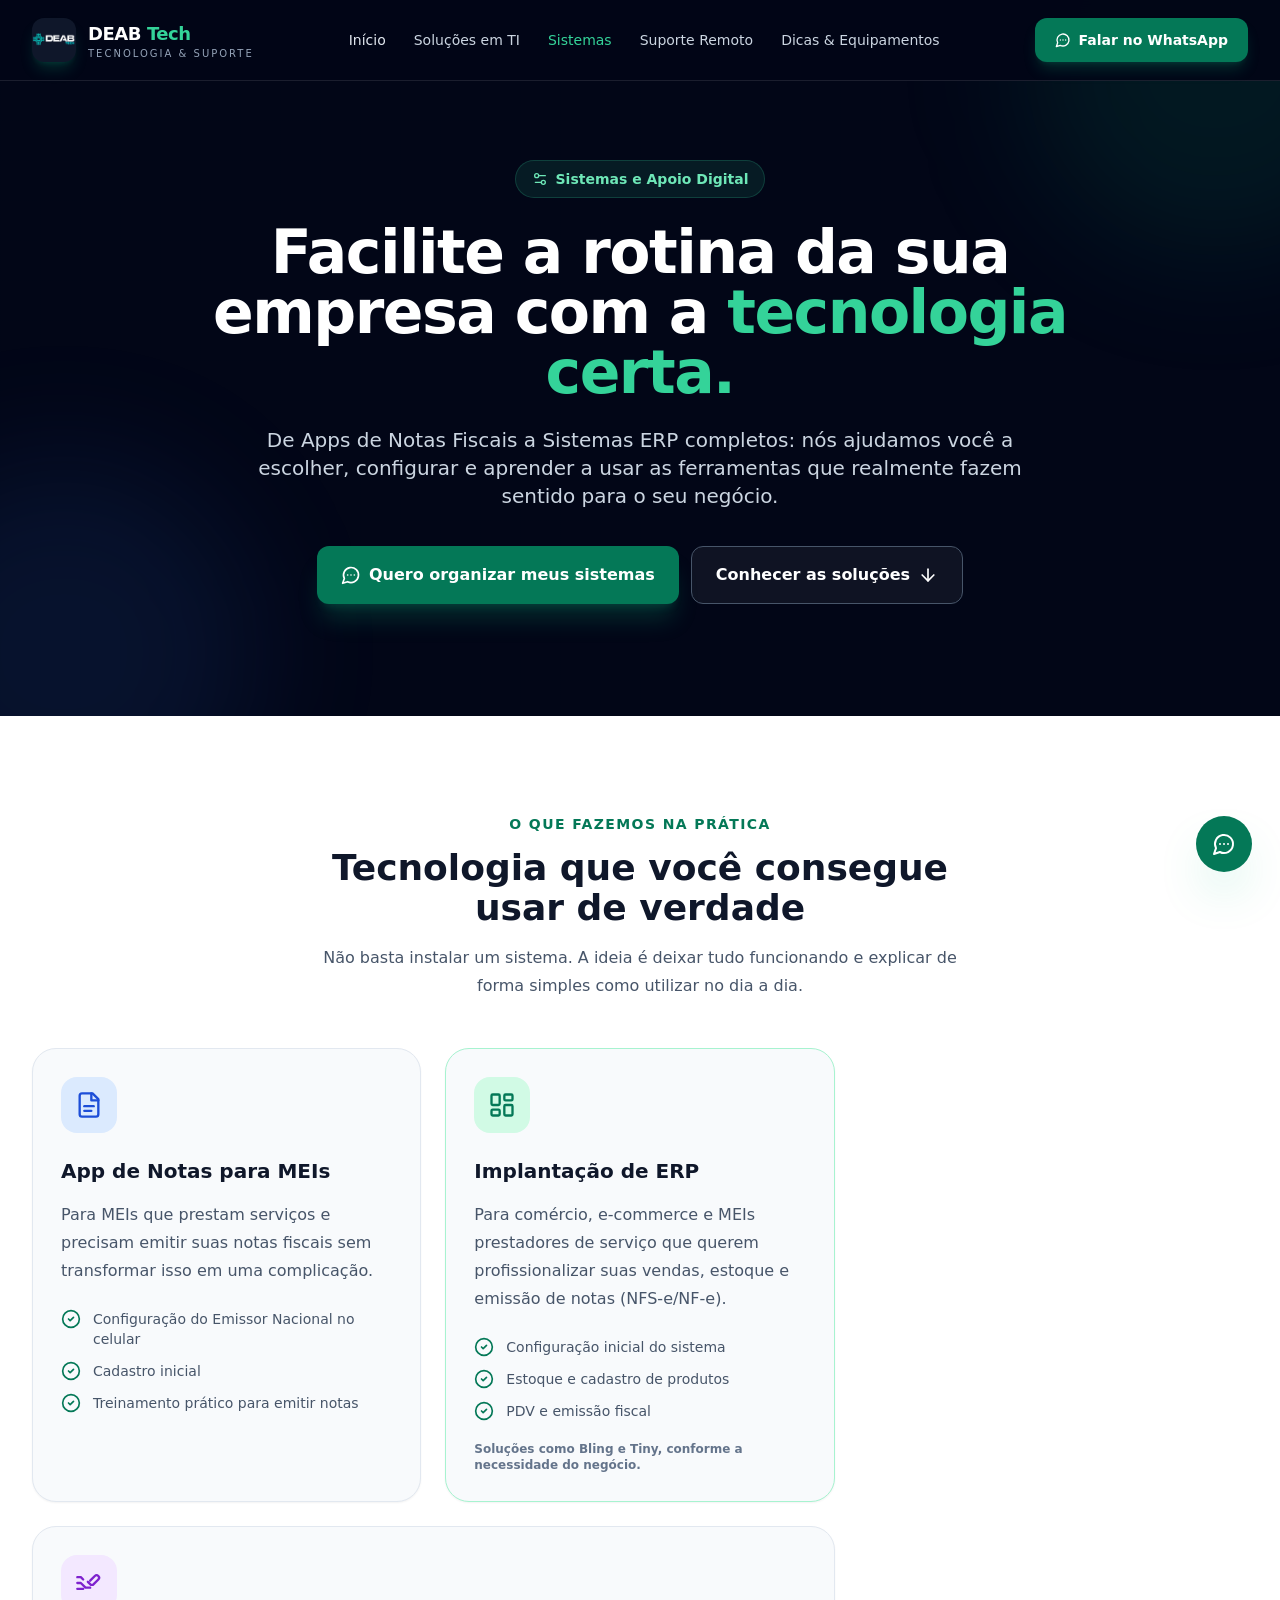
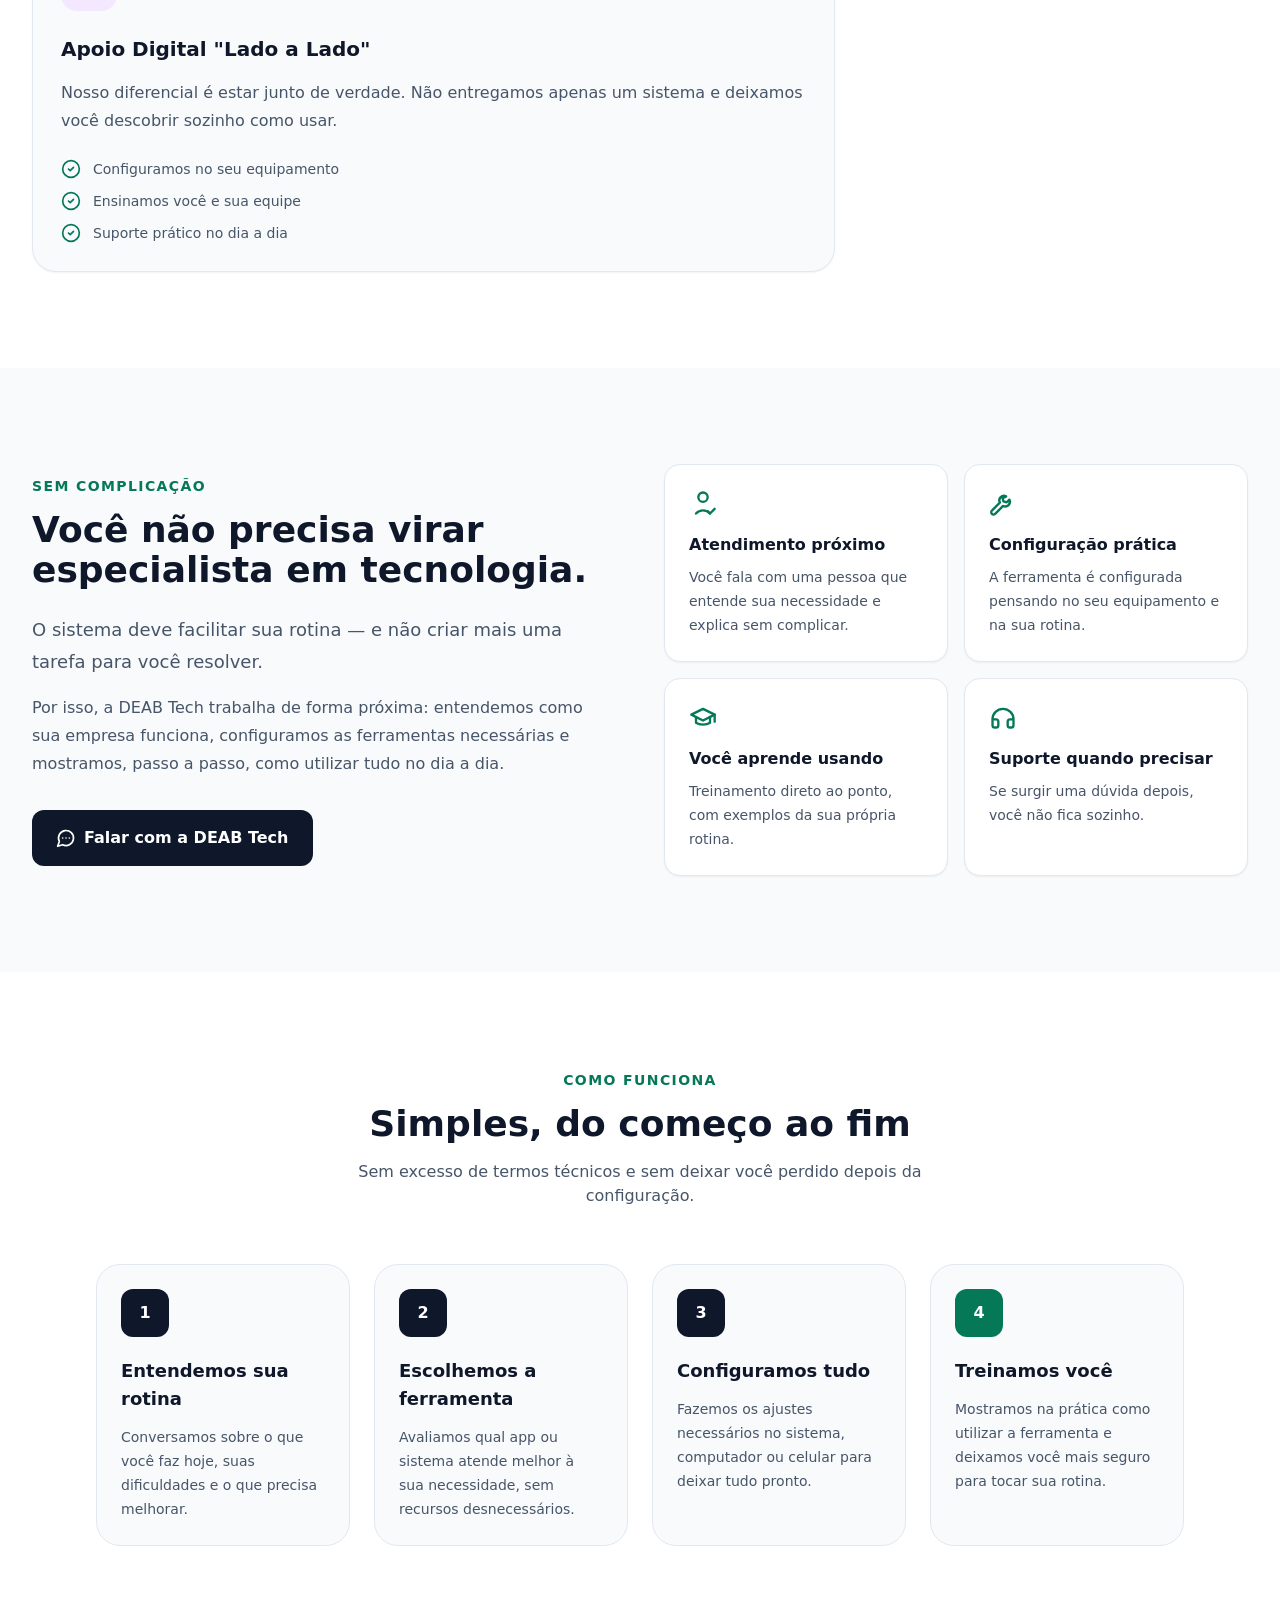
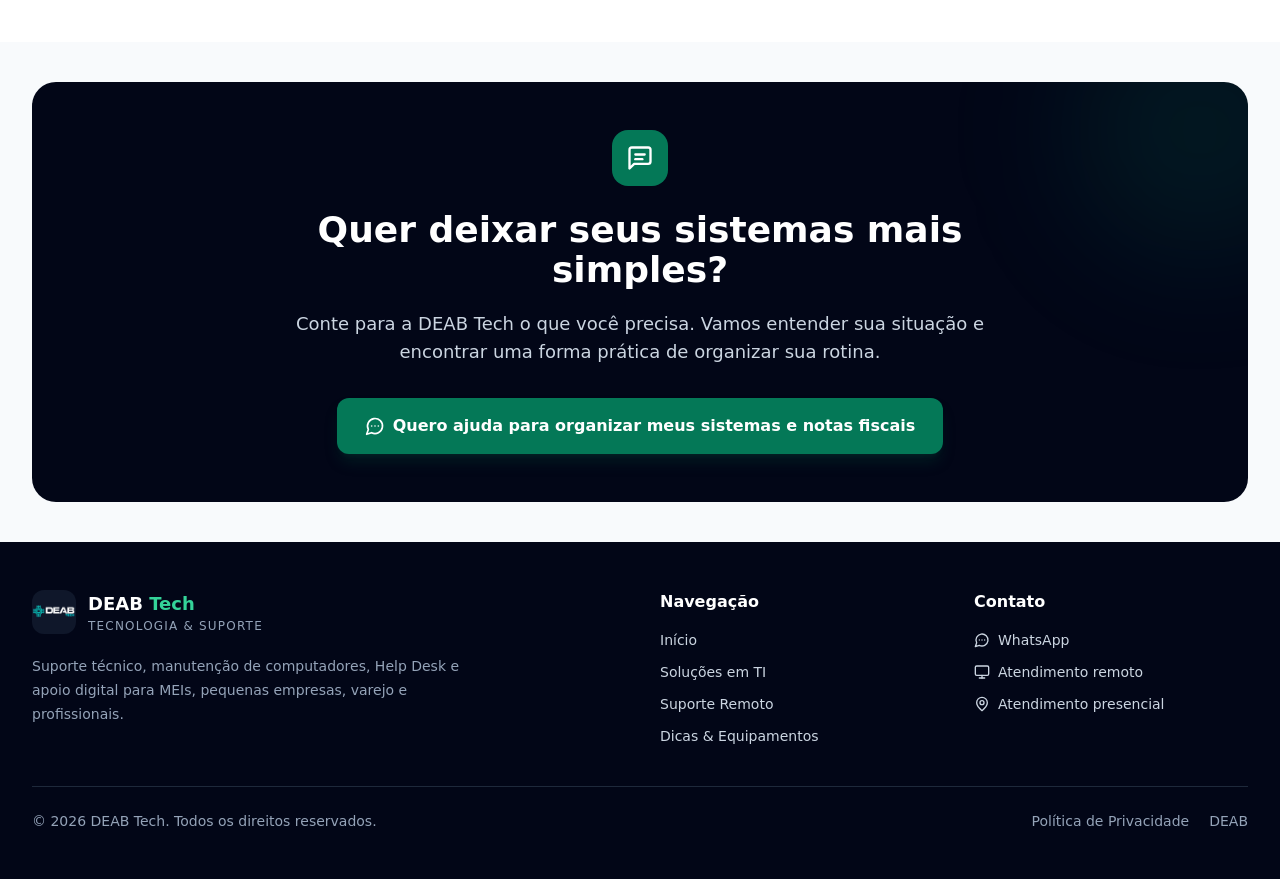
<file: sistemas.html>
<!DOCTYPE html>
<html lang="pt-BR">
<head>
    <meta charset="UTF-8">
    <meta name="viewport" content="width=device-width, initial-scale=1.0">

    <!-- =====================================================
         SEO / COMPARTILHAMENTO
         ===================================================== -->
    <meta name="description" content="Sistemas, ERP e apoio digital para MEIs e pequenos negócios. Configuração de notas fiscais, sistemas ERP, estoque, PDV e treinamento prático com suporte próximo.">
    <meta name="author" content="DEAB Tech — Danilo Bertolani">
    <meta name="theme-color" content="#0f172a">
    <meta name="robots" content="index, follow, max-image-preview:large">

    <link rel="canonical" href="https://tech.deab.com.br/sistemas.html">

    <!-- Favicon -->
    <link rel="icon" type="image/png" sizes="48x48" href="assets/images/favicon.png">
    <link rel="apple-touch-icon" sizes="180x180" href="assets/images/favicon.png">

    <!-- Open Graph -->
    <meta property="og:type" content="website">
    <meta property="og:locale" content="pt_BR">
    <meta property="og:site_name" content="DEAB Tech">
    <meta property="og:title" content="Sistemas, ERP e Apoio Digital | DEAB Tech">
    <meta property="og:description" content="Configure seus sistemas, notas fiscais e ferramentas digitais com apoio prático e próximo.">
    <meta property="og:url" content="https://tech.deab.com.br/sistemas.html">
    <meta property="og:image" content="https://tech.deab.com.br/assets/images/og-image.png">
    <meta property="og:image:alt" content="DEAB Tech — Sistemas, ERP e Apoio Digital">
    <meta property="og:image:type" content="image/png">
    <meta property="og:image:width" content="1200">
    <meta property="og:image:height" content="630">

    <!-- Twitter / X -->
    <meta name="twitter:card" content="summary_large_image">
    <meta name="twitter:title" content="Sistemas, ERP e Apoio Digital | DEAB Tech">
    <meta name="twitter:description" content="Apoio prático para MEIs e pequenos negócios organizarem seus sistemas e notas fiscais.">
    <meta name="twitter:image" content="https://tech.deab.com.br/assets/images/og-image.png">

    <title>Sistemas, ERP e Apoio Digital para Pequenos Negócios | DEAB Tech</title>

    <link rel="preconnect" href="https://cdn.tailwindcss.com">
    <link rel="preconnect" href="https://unpkg.com">

    <!-- Tailwind CSS via CDN -->
    <link rel="stylesheet" href="style.css">
<!-- Ícones Lucide -->
    <style>
        html {
            scroll-behavior: smooth;
        }

        body {
            overflow-x: hidden;
        }

        .hero-grid {
            background-image:
                linear-gradient(rgba(15, 23, 42, 0.05) 1px, transparent 1px),
                linear-gradient(90deg, rgba(15, 23, 42, 0.05) 1px, transparent 1px);
            background-size: 40px 40px;
        }

        .glass {
            background: rgba(255, 255, 255, 0.08);
            backdrop-filter: blur(12px);
            -webkit-backdrop-filter: blur(12px);
        }

        .service-card {
            transition:
                transform 0.25s ease,
                box-shadow 0.25s ease,
                border-color 0.25s ease;
        }

        .service-card:hover {
            transform: translateY(-5px);
        }

        .mobile-menu {
            transition:
                max-height 0.3s ease,
                opacity 0.2s ease;
        }
    </style>
</head>

<body class="bg-slate-50 text-slate-800 antialiased">

<header
        id="inicio"
        class="fixed top-0 left-0 right-0 z-50 border-b border-white/10 bg-slate-950/95 backdrop-blur-md"
    >
        <div class="mx-auto max-w-7xl px-4 sm:px-6 lg:px-8">

            <div class="flex h-20 items-center justify-between">

                <!-- Logo -->
                <a
                    href="index.html#inicio"
                    class="flex items-center gap-3"
                    aria-label="DEAB Tech - Página inicial"
                >
                    <div class="flex h-11 w-11 items-center justify-center overflow-hidden rounded-xl bg-slate-900 shadow-lg shadow-emerald-500/20">
                        <img
                            src="assets/images/logo-deab-tech.png"
                            alt="DEAB Tech"
                            class="h-full w-full object-contain"
                            width="44"
                            height="44"
                        decoding="async"
                        fetchpriority="high"
                            onerror="this.style.display='none'; this.nextElementSibling.style.display='flex';"
                        >
                        <span class="hidden h-full w-full items-center justify-center bg-emerald-700 text-xl font-black text-white">D</span>
                    </div>

                    <div class="leading-tight">
                        <div class="text-lg font-extrabold tracking-tight text-white">
                            DEAB<span class="text-emerald-400"> Tech</span>
                        </div>

                        <div class="text-[10px] font-medium uppercase tracking-[0.2em] text-slate-400">
                            Tecnologia & Suporte
                        </div>
                    </div>
                </a>

                <!-- Navegação desktop -->
                <nav class="hidden items-center gap-7 lg:flex">
                    <a href="#inicio" class="text-sm font-medium text-slate-200 transition-colors duration-200 hover:text-emerald-400">
                        Início
                    </a>

                    <a href="index.html#solucoes" class="text-sm font-medium text-slate-300 transition-colors duration-200 hover:text-emerald-400">
                        Soluções em TI
                    </a>

                    <a href="sistemas.html" class="text-sm font-medium text-emerald-400 transition-colors duration-200 hover:text-emerald-300">
                        Sistemas
                    </a>

                    <a href="index.html#suporte" class="text-sm font-medium text-slate-300 transition-colors duration-200 hover:text-emerald-400">
                        Suporte Remoto
                    </a>

                    <a href="index.html#equipamentos" class="text-sm font-medium text-slate-300 transition-colors duration-200 hover:text-emerald-400">
                        Dicas & Equipamentos
                    </a>
                </nav>

                <!-- CTA desktop -->
                <a
                    href="https://wa.me/5527996962395?text=Ol%C3%A1%2C%20vim%20pelo%20site%20DEAB%20Tech"
                    target="_blank"
                    rel="noopener noreferrer"
                    class="hidden items-center gap-2 rounded-xl bg-emerald-700 px-5 py-3 text-sm font-bold text-white shadow-lg shadow-emerald-500/20 transition-colors duration-200 hover:bg-emerald-600 sm:flex"
                >
                    <svg xmlns="http://www.w3.org/2000/svg" viewBox="0 0 24 24" fill="none" stroke="currentColor" stroke-width="2" stroke-linecap="round" stroke-linejoin="round" class="h-4 w-4" aria-hidden="true"><path d="M7.9 20A9 9 0 1 0 4 16.1L2 22Z"></path><path d="M8 12h.01"></path><path d="M12 12h.01"></path><path d="M16 12h.01"></path></svg>
                    Falar no WhatsApp
                </a>

                <!-- Botão mobile -->
                <button
                    id="menuButton"
                    type="button"
                    class="rounded-lg p-2 text-slate-200 hover:bg-white/10 lg:hidden"
                    aria-label="Abrir menu"
                    aria-expanded="false"
                >
                    <svg xmlns="http://www.w3.org/2000/svg" viewBox="0 0 24 24" fill="none" stroke="currentColor" stroke-width="2" stroke-linecap="round" stroke-linejoin="round" class="h-6 w-6" aria-hidden="true"><line x1="4" x2="20" y1="6" y2="6"></line><line x1="4" x2="20" y1="12" y2="12"></line><line x1="4" x2="20" y1="18" y2="18"></line></svg>
                </button>
            </div>

            <!-- Menu mobile -->
            <div id="mobileMenu" class="mobile-menu max-h-0 overflow-hidden opacity-0 lg:hidden">
                <nav class="flex flex-col gap-1 pb-5">

                    <a href="index.html#inicio" class="rounded-lg px-4 py-3 text-sm font-medium text-slate-200 hover:bg-white/10">
                        Início
                    </a>

                    <a href="index.html#solucoes" class="rounded-lg px-4 py-3 text-sm font-medium text-slate-200 hover:bg-white/10">
                        Soluções em TI
                    </a>

                    <a href="sistemas.html" class="rounded-lg px-4 py-3 text-sm font-medium text-emerald-400 hover:bg-white/10">
                        Sistemas
                    </a>

                    <a href="index.html#suporte" class="rounded-lg px-4 py-3 text-sm font-medium text-slate-200 hover:bg-white/10">
                        Suporte Remoto
                    </a>

                    <a href="index.html#equipamentos" class="rounded-lg px-4 py-3 text-sm font-medium text-slate-200 hover:bg-white/10">
                        Dicas & Equipamentos
                    </a>

                    <a
                        href="https://wa.me/5527996962395?text=Ol%C3%A1%2C%20vim%20pelo%20site%20DEAB%20Tech"
                        target="_blank"
                        rel="noopener noreferrer"
                        class="mt-2 flex items-center justify-center gap-2 rounded-xl bg-emerald-700 px-5 py-3 text-sm font-bold text-white"
                    >
                        <svg xmlns="http://www.w3.org/2000/svg" viewBox="0 0 24 24" fill="none" stroke="currentColor" stroke-width="2" stroke-linecap="round" stroke-linejoin="round" class="h-4 w-4" aria-hidden="true"><path d="M7.9 20A9 9 0 1 0 4 16.1L2 22Z"></path><path d="M8 12h.01"></path><path d="M12 12h.01"></path><path d="M16 12h.01"></path></svg>
                        Falar no WhatsApp
                    </a>
                </nav>
            </div>
        </div>
    </header>

<main>

    <!-- =====================================================
         HERO
         ===================================================== -->
    <section class="relative overflow-hidden bg-slate-950 pt-32 pb-20 sm:pt-40 sm:pb-28">

        <div class="absolute inset-0 hero-grid opacity-30"></div>
        <div class="absolute -right-32 -top-32 h-96 w-96 rounded-full bg-emerald-500/10 blur-3xl"></div>
        <div class="absolute -bottom-32 -left-32 h-96 w-96 rounded-full bg-blue-500/10 blur-3xl"></div>

        <div class="relative mx-auto max-w-7xl px-4 sm:px-6 lg:px-8">
            <div class="max-w-4xl mx-auto text-center">

                <div class="mb-6 inline-flex items-center gap-2 rounded-full border border-emerald-400/20 bg-emerald-400/10 px-4 py-2 text-sm font-semibold text-emerald-300">
                    <svg xmlns="http://www.w3.org/2000/svg" viewBox="0 0 24 24" fill="none" stroke="currentColor" stroke-width="2" stroke-linecap="round" stroke-linejoin="round" class="h-4 w-4" aria-hidden="true"><path d="M20 7h-9"></path><path d="M14 17H5"></path><circle cx="17" cy="17" r="3"></circle><circle cx="7" cy="7" r="3"></circle></svg>
                    Sistemas e Apoio Digital
                </div>

                <h1 class="text-4xl font-black leading-tight tracking-tight text-white sm:text-5xl lg:text-6xl">
                    Facilite a rotina da sua empresa com a
                    <span class="text-emerald-400">tecnologia certa.</span>
                </h1>

                <p class="mx-auto mt-6 max-w-3xl text-lg leading-8 text-slate-300 sm:text-xl">
                    De Apps de Notas Fiscais a Sistemas ERP completos:
                    nós ajudamos você a escolher, configurar e aprender
                    a usar as ferramentas que realmente fazem sentido
                    para o seu negócio.
                </p>

                <div class="mt-9 flex flex-col justify-center gap-3 sm:flex-row">
                    <a
                        href="https://wa.me/5527996962395?text=Quero%20ajuda%20para%20organizar%20meus%20sistemas%20e%20notas%20fiscais"
                        target="_blank"
                        rel="noopener noreferrer"
                        class="inline-flex items-center justify-center gap-2 rounded-xl bg-emerald-700 px-6 py-4 font-bold text-white shadow-xl shadow-emerald-500/20 transition-colors duration-200 hover:bg-emerald-600"
                    >
                        <svg xmlns="http://www.w3.org/2000/svg" viewBox="0 0 24 24" fill="none" stroke="currentColor" stroke-width="2" stroke-linecap="round" stroke-linejoin="round" class="h-5 w-5" aria-hidden="true"><path d="M7.9 20A9 9 0 1 0 4 16.1L2 22Z"></path><path d="M8 12h.01"></path><path d="M12 12h.01"></path><path d="M16 12h.01"></path></svg>
                        Quero organizar meus sistemas
                    </a>

                    <a
                        href="#servicos"
                        class="inline-flex items-center justify-center gap-2 rounded-xl border border-slate-600 bg-white/5 px-6 py-4 font-bold text-white transition-colors duration-200 hover:border-emerald-400 hover:bg-white/10"
                    >
                        Conhecer as soluções
                        <svg xmlns="http://www.w3.org/2000/svg" viewBox="0 0 24 24" fill="none" stroke="currentColor" stroke-width="2" stroke-linecap="round" stroke-linejoin="round" class="h-5 w-5" aria-hidden="true"><path d="M12 5v14"></path><path d="m19 12-7 7-7-7"></path></svg>
                    </a>
                </div>

            </div>
        </div>
    </section>


    <!-- =====================================================
         SERVIÇOS
         ===================================================== -->
    <section id="servicos" class="bg-white py-20 sm:py-24">

        <div class="mx-auto max-w-7xl px-4 sm:px-6 lg:px-8">

            <div class="mx-auto mb-12 max-w-2xl text-center">
                <span class="text-sm font-bold uppercase tracking-widest text-emerald-700">
                    O que fazemos na prática
                </span>

                <h2 class="mt-3 text-3xl font-black text-slate-900 sm:text-4xl">
                    Tecnologia que você consegue usar de verdade
                </h2>

                <p class="mt-4 leading-7 text-slate-600">
                    Não basta instalar um sistema. A ideia é deixar tudo
                    funcionando e explicar de forma simples como utilizar
                    no dia a dia.
                </p>
            </div>


            <div class="grid gap-6 md:grid-cols-2 lg:grid-cols-3">

                <!-- App de Notas -->
                <article class="service-card rounded-3xl border border-slate-200 bg-slate-50 p-7 shadow-sm hover:shadow-xl">

                    <div class="flex h-14 w-14 items-center justify-center rounded-2xl bg-blue-100 text-blue-700">
                        <svg xmlns="http://www.w3.org/2000/svg" viewBox="0 0 24 24" fill="none" stroke="currentColor" stroke-width="2" stroke-linecap="round" stroke-linejoin="round" class="h-7 w-7" aria-hidden="true"><path d="M15 2H6a2 2 0 0 0-2 2v16a2 2 0 0 0 2 2h12a2 2 0 0 0 2-2V7Z"></path><path d="M14 2v6h6"></path><path d="M8 13h8"></path><path d="M8 17h6"></path></svg>
                    </div>

                    <h3 class="mt-6 text-xl font-black text-slate-900">
                        App de Notas para MEIs
                    </h3>

                    <p class="mt-4 leading-7 text-slate-600">
                        Para MEIs que prestam serviços e precisam emitir
                        suas notas fiscais sem transformar isso em uma
                        complicação.
                    </p>

                    <ul class="mt-6 space-y-3 text-sm text-slate-600">
                        <li class="flex gap-3">
                            <svg xmlns="http://www.w3.org/2000/svg" viewBox="0 0 24 24" fill="none" stroke="currentColor" stroke-width="2" stroke-linecap="round" stroke-linejoin="round" class="h-5 w-5 shrink-0 text-emerald-700" aria-hidden="true"><path d="M12 22a10 10 0 1 0 0-20 10 10 0 0 0 0 20Z"></path><path d="m9 12 2 2 4-4"></path></svg>
                            Configuração do Emissor Nacional no celular
                        </li>
                        <li class="flex gap-3">
                            <svg xmlns="http://www.w3.org/2000/svg" viewBox="0 0 24 24" fill="none" stroke="currentColor" stroke-width="2" stroke-linecap="round" stroke-linejoin="round" class="h-5 w-5 shrink-0 text-emerald-700" aria-hidden="true"><path d="M12 22a10 10 0 1 0 0-20 10 10 0 0 0 0 20Z"></path><path d="m9 12 2 2 4-4"></path></svg>
                            Cadastro inicial
                        </li>
                        <li class="flex gap-3">
                            <svg xmlns="http://www.w3.org/2000/svg" viewBox="0 0 24 24" fill="none" stroke="currentColor" stroke-width="2" stroke-linecap="round" stroke-linejoin="round" class="h-5 w-5 shrink-0 text-emerald-700" aria-hidden="true"><path d="M12 22a10 10 0 1 0 0-20 10 10 0 0 0 0 20Z"></path><path d="m9 12 2 2 4-4"></path></svg>
                            Treinamento prático para emitir notas
                        </li>
                    </ul>
                </article>


                <!-- ERP -->
                <article class="service-card rounded-3xl border border-emerald-200 bg-slate-50 p-7 shadow-sm hover:shadow-xl">

                    <div class="flex h-14 w-14 items-center justify-center rounded-2xl bg-emerald-100 text-emerald-700">
                        <svg xmlns="http://www.w3.org/2000/svg" viewBox="0 0 24 24" fill="none" stroke="currentColor" stroke-width="2" stroke-linecap="round" stroke-linejoin="round" class="h-7 w-7" aria-hidden="true"><rect width="7" height="9" x="3" y="3" rx="1"></rect><rect width="7" height="5" x="14" y="3" rx="1"></rect><rect width="7" height="9" x="14" y="12" rx="1"></rect><rect width="7" height="5" x="3" y="16" rx="1"></rect></svg>
                    </div>

                    <h3 class="mt-6 text-xl font-black text-slate-900">
                        Implantação de ERP
                    </h3>

                    <p class="mt-4 leading-7 text-slate-600">
                        Para comércio, e-commerce e MEIs prestadores de serviço que querem
                        profissionalizar suas vendas, estoque e emissão de notas (NFS-e/NF-e).
                    </p>

                    <ul class="mt-6 space-y-3 text-sm text-slate-600">
                        <li class="flex gap-3">
                            <svg xmlns="http://www.w3.org/2000/svg" viewBox="0 0 24 24" fill="none" stroke="currentColor" stroke-width="2" stroke-linecap="round" stroke-linejoin="round" class="h-5 w-5 shrink-0 text-emerald-700" aria-hidden="true"><path d="M12 22a10 10 0 1 0 0-20 10 10 0 0 0 0 20Z"></path><path d="m9 12 2 2 4-4"></path></svg>
                            Configuração inicial do sistema
                        </li>
                        <li class="flex gap-3">
                            <svg xmlns="http://www.w3.org/2000/svg" viewBox="0 0 24 24" fill="none" stroke="currentColor" stroke-width="2" stroke-linecap="round" stroke-linejoin="round" class="h-5 w-5 shrink-0 text-emerald-700" aria-hidden="true"><path d="M12 22a10 10 0 1 0 0-20 10 10 0 0 0 0 20Z"></path><path d="m9 12 2 2 4-4"></path></svg>
                            Estoque e cadastro de produtos
                        </li>
                        <li class="flex gap-3">
                            <svg xmlns="http://www.w3.org/2000/svg" viewBox="0 0 24 24" fill="none" stroke="currentColor" stroke-width="2" stroke-linecap="round" stroke-linejoin="round" class="h-5 w-5 shrink-0 text-emerald-700" aria-hidden="true"><path d="M12 22a10 10 0 1 0 0-20 10 10 0 0 0 0 20Z"></path><path d="m9 12 2 2 4-4"></path></svg>
                            PDV e emissão fiscal
                        </li>
                    </ul>

                    <p class="mt-5 text-xs font-semibold text-slate-500">
                        Soluções como Bling e Tiny, conforme a necessidade
                        do negócio.
                    </p>
                </article>


                <!-- Apoio lado a lado -->
                <article class="service-card rounded-3xl border border-slate-200 bg-slate-50 p-7 shadow-sm hover:shadow-xl md:col-span-2 lg:col-span-1">

                    <div class="flex h-14 w-14 items-center justify-center rounded-2xl bg-purple-100 text-purple-700">
                        <svg xmlns="http://www.w3.org/2000/svg" viewBox="0 0 24 24" fill="none" stroke="currentColor" stroke-width="2" stroke-linecap="round" stroke-linejoin="round" class="h-7 w-7" aria-hidden="true"><path d="m11 11 2 2a2 2 0 0 0 3 0l4-4a2 2 0 0 0-3-3l-4 4"></path><path d="M2 12h3l4 4h4"></path><path d="M2 17h5"></path><path d="M2 7h3l2 2"></path></svg>
                    </div>

                    <h3 class="mt-6 text-xl font-black text-slate-900">
                        Apoio Digital "Lado a Lado"
                    </h3>

                    <p class="mt-4 leading-7 text-slate-600">
                        Nosso diferencial é estar junto de verdade.
                        Não entregamos apenas um sistema e deixamos você
                        descobrir sozinho como usar.
                    </p>

                    <ul class="mt-6 space-y-3 text-sm text-slate-600">
                        <li class="flex gap-3">
                            <svg xmlns="http://www.w3.org/2000/svg" viewBox="0 0 24 24" fill="none" stroke="currentColor" stroke-width="2" stroke-linecap="round" stroke-linejoin="round" class="h-5 w-5 shrink-0 text-emerald-700" aria-hidden="true"><path d="M12 22a10 10 0 1 0 0-20 10 10 0 0 0 0 20Z"></path><path d="m9 12 2 2 4-4"></path></svg>
                            Configuramos no seu equipamento
                        </li>
                        <li class="flex gap-3">
                            <svg xmlns="http://www.w3.org/2000/svg" viewBox="0 0 24 24" fill="none" stroke="currentColor" stroke-width="2" stroke-linecap="round" stroke-linejoin="round" class="h-5 w-5 shrink-0 text-emerald-700" aria-hidden="true"><path d="M12 22a10 10 0 1 0 0-20 10 10 0 0 0 0 20Z"></path><path d="m9 12 2 2 4-4"></path></svg>
                            Ensinamos você e sua equipe
                        </li>
                        <li class="flex gap-3">
                            <svg xmlns="http://www.w3.org/2000/svg" viewBox="0 0 24 24" fill="none" stroke="currentColor" stroke-width="2" stroke-linecap="round" stroke-linejoin="round" class="h-5 w-5 shrink-0 text-emerald-700" aria-hidden="true"><path d="M12 22a10 10 0 1 0 0-20 10 10 0 0 0 0 20Z"></path><path d="m9 12 2 2 4-4"></path></svg>
                            Suporte prático no dia a dia
                        </li>
                    </ul>
                </article>

            </div>
        </div>
    </section>


    <!-- =====================================================
         DIFERENCIAL
         ===================================================== -->
    <section class="bg-slate-50 py-20 sm:py-24">

        <div class="mx-auto max-w-7xl px-4 sm:px-6 lg:px-8">

            <div class="grid items-center gap-12 lg:grid-cols-2">

                <div>
                    <span class="text-sm font-bold uppercase tracking-widest text-emerald-700">
                        Sem complicação
                    </span>

                    <h2 class="mt-3 text-3xl font-black text-slate-900 sm:text-4xl">
                        Você não precisa virar especialista em tecnologia.
                    </h2>

                    <p class="mt-6 text-lg leading-8 text-slate-600">
                        O sistema deve facilitar sua rotina — e não criar
                        mais uma tarefa para você resolver.
                    </p>

                    <p class="mt-4 leading-7 text-slate-600">
                        Por isso, a DEAB Tech trabalha de forma próxima:
                        entendemos como sua empresa funciona, configuramos
                        as ferramentas necessárias e mostramos, passo a
                        passo, como utilizar tudo no dia a dia.
                    </p>

                    <a
                        href="https://wa.me/5527996962395?text=Quero%20ajuda%20para%20organizar%20meus%20sistemas%20e%20notas%20fiscais"
                        target="_blank"
                        rel="noopener noreferrer"
                        class="mt-8 inline-flex items-center gap-2 rounded-xl bg-slate-900 px-6 py-4 font-bold text-white transition-colors duration-200 hover:bg-slate-800"
                    >
                        <svg xmlns="http://www.w3.org/2000/svg" viewBox="0 0 24 24" fill="none" stroke="currentColor" stroke-width="2" stroke-linecap="round" stroke-linejoin="round" class="h-5 w-5" aria-hidden="true"><path d="M7.9 20A9 9 0 1 0 4 16.1L2 22Z"></path><path d="M8 12h.01"></path><path d="M12 12h.01"></path><path d="M16 12h.01"></path></svg>
                        Falar com a DEAB Tech
                    </a>
                </div>


                <div class="grid gap-4 sm:grid-cols-2">

                    <div class="rounded-2xl border border-slate-200 bg-white p-6 shadow-sm">
                        <svg xmlns="http://www.w3.org/2000/svg" viewBox="0 0 24 24" fill="none" stroke="currentColor" stroke-width="2" stroke-linecap="round" stroke-linejoin="round" class="h-7 w-7 text-emerald-700" aria-hidden="true"><path d="M18 21a8 8 0 0 0-12 0"></path><circle cx="12" cy="7" r="4"></circle><path d="m16 19 2 2 4-4"></path></svg>
                        <h3 class="mt-4 font-black text-slate-900">Atendimento próximo</h3>
                        <p class="mt-2 text-sm leading-6 text-slate-600">
                            Você fala com uma pessoa que entende sua necessidade
                            e explica sem complicar.
                        </p>
                    </div>

                    <div class="rounded-2xl border border-slate-200 bg-white p-6 shadow-sm">
                        <svg xmlns="http://www.w3.org/2000/svg" viewBox="0 0 24 24" fill="none" stroke="currentColor" stroke-width="2" stroke-linecap="round" stroke-linejoin="round" class="h-7 w-7 text-emerald-700" aria-hidden="true"><path d="M14.7 6.3a4 4 0 0 0-5.4 5.4l-6.6 6.6a2 2 0 1 0 2.8 2.8l6.6-6.6a4 4 0 0 0 5.4-5.4l-2.3 2.3-2.8-.7-.7-2.8Z"></path></svg>
                        <h3 class="mt-4 font-black text-slate-900">Configuração prática</h3>
                        <p class="mt-2 text-sm leading-6 text-slate-600">
                            A ferramenta é configurada pensando no seu equipamento
                            e na sua rotina.
                        </p>
                    </div>

                    <div class="rounded-2xl border border-slate-200 bg-white p-6 shadow-sm">
                        <svg xmlns="http://www.w3.org/2000/svg" viewBox="0 0 24 24" fill="none" stroke="currentColor" stroke-width="2" stroke-linecap="round" stroke-linejoin="round" class="h-7 w-7 text-emerald-700" aria-hidden="true"><path d="M22 10 12 5 2 10l10 5 10-5Z"></path><path d="M6 12v5c3 2 9 2 12 0v-5"></path><path d="M22 10v6"></path></svg>
                        <h3 class="mt-4 font-black text-slate-900">Você aprende usando</h3>
                        <p class="mt-2 text-sm leading-6 text-slate-600">
                            Treinamento direto ao ponto, com exemplos da sua
                            própria rotina.
                        </p>
                    </div>

                    <div class="rounded-2xl border border-slate-200 bg-white p-6 shadow-sm">
                        <svg xmlns="http://www.w3.org/2000/svg" viewBox="0 0 24 24" fill="none" stroke="currentColor" stroke-width="2" stroke-linecap="round" stroke-linejoin="round" class="h-7 w-7 text-emerald-700" aria-hidden="true"><path d="M3 14h3a2 2 0 0 1 2 2v3a2 2 0 0 1-2 2H5a2 2 0 0 1-2-2v-5a9 9 0 0 1 18 0v5a2 2 0 0 1-2 2h-1a2 2 0 0 1-2-2v-3a2 2 0 0 1 2-2h3"></path></svg>
                        <h3 class="mt-4 font-black text-slate-900">Suporte quando precisar</h3>
                        <p class="mt-2 text-sm leading-6 text-slate-600">
                            Se surgir uma dúvida depois, você não fica sozinho.
                        </p>
                    </div>

                </div>
            </div>
        </div>
    </section>


    <!-- =====================================================
         PROCESSO
         ===================================================== -->
    <section id="processo" class="bg-white py-20 sm:py-24">

        <div class="mx-auto max-w-6xl px-4 sm:px-6 lg:px-8">

            <div class="mx-auto mb-14 max-w-2xl text-center">
                <span class="text-sm font-bold uppercase tracking-widest text-emerald-700">
                    Como funciona
                </span>

                <h2 class="mt-3 text-3xl font-black text-slate-900 sm:text-4xl">
                    Simples, do começo ao fim
                </h2>

                <p class="mt-4 text-slate-600">
                    Sem excesso de termos técnicos e sem deixar você perdido
                    depois da configuração.
                </p>
            </div>

            <div class="grid gap-6 sm:grid-cols-2 lg:grid-cols-4">

                <div class="rounded-3xl border border-slate-200 bg-slate-50 p-6">
                    <div class="flex h-12 w-12 items-center justify-center rounded-xl bg-slate-900 font-black text-white">1</div>
                    <h3 class="mt-5 text-lg font-black text-slate-900">Entendemos sua rotina</h3>
                    <p class="mt-3 text-sm leading-6 text-slate-600">
                        Conversamos sobre o que você faz hoje, suas dificuldades
                        e o que precisa melhorar.
                    </p>
                </div>

                <div class="rounded-3xl border border-slate-200 bg-slate-50 p-6">
                    <div class="flex h-12 w-12 items-center justify-center rounded-xl bg-slate-900 font-black text-white">2</div>
                    <h3 class="mt-5 text-lg font-black text-slate-900">Escolhemos a ferramenta</h3>
                    <p class="mt-3 text-sm leading-6 text-slate-600">
                        Avaliamos qual app ou sistema atende melhor à sua
                        necessidade, sem recursos desnecessários.
                    </p>
                </div>

                <div class="rounded-3xl border border-slate-200 bg-slate-50 p-6">
                    <div class="flex h-12 w-12 items-center justify-center rounded-xl bg-slate-900 font-black text-white">3</div>
                    <h3 class="mt-5 text-lg font-black text-slate-900">Configuramos tudo</h3>
                    <p class="mt-3 text-sm leading-6 text-slate-600">
                        Fazemos os ajustes necessários no sistema, computador
                        ou celular para deixar tudo pronto.
                    </p>
                </div>

                <div class="rounded-3xl border border-slate-200 bg-slate-50 p-6">
                    <div class="flex h-12 w-12 items-center justify-center rounded-xl bg-emerald-700 font-black text-white">4</div>
                    <h3 class="mt-5 text-lg font-black text-slate-900">Treinamos você</h3>
                    <p class="mt-3 text-sm leading-6 text-slate-600">
                        Mostramos na prática como utilizar a ferramenta e
                        deixamos você mais seguro para tocar sua rotina.
                    </p>
                </div>

            </div>
        </div>
    </section>


    <!-- =====================================================
         CTA
         ===================================================== -->
    <section class="px-4 py-10 sm:px-6 lg:px-8">

        <div class="mx-auto max-w-7xl overflow-hidden rounded-3xl bg-slate-950">

            <div class="relative px-6 py-12 sm:px-12 sm:py-14">

                <div class="absolute -right-20 -top-20 h-64 w-64 rounded-full bg-emerald-500/10 blur-3xl"></div>

                <div class="relative mx-auto max-w-3xl text-center">

                    <div class="mx-auto flex h-14 w-14 items-center justify-center rounded-2xl bg-emerald-700 text-white">
                        <svg xmlns="http://www.w3.org/2000/svg" viewBox="0 0 24 24" fill="none" stroke="currentColor" stroke-width="2" stroke-linecap="round" stroke-linejoin="round" class="h-7 w-7" aria-hidden="true"><path d="M21 15a2 2 0 0 1-2 2H7l-4 4V5a2 2 0 0 1 2-2h14a2 2 0 0 1 2 2Z"></path><path d="M8 9h8"></path><path d="M8 13h6"></path></svg>
                    </div>

                    <h2 class="mt-6 text-3xl font-black text-white sm:text-4xl">
                        Quer deixar seus sistemas mais simples?
                    </h2>

                    <p class="mt-5 text-lg leading-7 text-slate-300">
                        Conte para a DEAB Tech o que você precisa.
                        Vamos entender sua situação e encontrar uma forma
                        prática de organizar sua rotina.
                    </p>

                    <a
                        href="https://wa.me/5527996962395?text=Quero%20ajuda%20para%20organizar%20meus%20sistemas%20e%20notas%20fiscais"
                        target="_blank"
                        rel="noopener noreferrer"
                        class="mt-8 inline-flex items-center justify-center gap-2 rounded-xl bg-emerald-700 px-7 py-4 text-base font-black text-white shadow-lg shadow-emerald-900/30 transition-colors duration-200 hover:bg-emerald-600"
                    >
                        <svg xmlns="http://www.w3.org/2000/svg" viewBox="0 0 24 24" fill="none" stroke="currentColor" stroke-width="2" stroke-linecap="round" stroke-linejoin="round" class="h-5 w-5" aria-hidden="true"><path d="M7.9 20A9 9 0 1 0 4 16.1L2 22Z"></path><path d="M8 12h.01"></path><path d="M12 12h.01"></path><path d="M16 12h.01"></path></svg>
                        Quero ajuda para organizar meus sistemas e notas fiscais
                    </a>

                </div>
            </div>
        </div>
    </section>

</main>

<footer class="bg-slate-950 text-slate-300">

        <div class="mx-auto max-w-7xl px-4 py-12 sm:px-6 lg:px-8">

            <div class="grid gap-10 md:grid-cols-4">

                <!-- Marca -->
                <div class="md:col-span-2">

                    <div class="flex items-center gap-3">

                        <div class="flex h-11 w-11 items-center justify-center overflow-hidden rounded-xl bg-slate-900">
                            <img
                                src="assets/images/logo-deab-tech.png"
                                alt="DEAB Tech"
                                class="h-full w-full object-contain"
                                width="44"
                                height="44"
                                onerror="this.style.display='none'; this.nextElementSibling.style.display='flex';"
                            >
                            <span class="hidden h-full w-full items-center justify-center bg-emerald-700 text-xl font-black text-white">D</span>
                        </div>

                        <div>
                            <div class="text-lg font-extrabold text-white">
                                DEAB<span class="text-emerald-400"> Tech</span>
                            </div>

                            <div class="text-xs uppercase tracking-widest text-slate-400">
                                Tecnologia & Suporte
                            </div>
                        </div>
                    </div>

                    <p class="mt-5 max-w-md text-sm leading-6 text-slate-400">
                        Suporte técnico, manutenção de computadores, Help Desk
                        e apoio digital para MEIs, pequenas empresas,
                        varejo e profissionais.
                    </p>
                </div>


                <!-- Navegação -->
                <div>

                    <h3 class="font-bold text-white">
                        Navegação
                    </h3>

                    <ul class="mt-4 space-y-3 text-sm">

                        <li>
                            <a href="index.html#inicio" class="transition-colors duration-200 hover:text-emerald-400">
                                Início
                            </a>
                        </li>

                        <li>
                            <a href="index.html#solucoes" class="transition-colors duration-200 hover:text-emerald-400">
                                Soluções em TI
                            </a>
                        </li>

                        <li>
                            <a href="index.html#suporte" class="transition-colors duration-200 hover:text-emerald-400">
                                Suporte Remoto
                            </a>
                        </li>

                        <li>
                            <a href="index.html#equipamentos" class="transition-colors duration-200 hover:text-emerald-400">
                                Dicas & Equipamentos
                            </a>
                        </li>

                    </ul>
                </div>


                <!-- Contato -->
                <div>

                    <h3 class="font-bold text-white">
                        Contato
                    </h3>

                    <ul class="mt-4 space-y-3 text-sm">

                        <li>
                            <a
                                href="https://wa.me/5527996962395?text=Ol%C3%A1%2C%20vim%20pelo%20site%20DEAB%20Tech"
                                target="_blank"
                                rel="noopener noreferrer"
                                class="flex items-center gap-2 transition-colors duration-200 hover:text-emerald-400"
                            >
                                <svg xmlns="http://www.w3.org/2000/svg" viewBox="0 0 24 24" fill="none" stroke="currentColor" stroke-width="2" stroke-linecap="round" stroke-linejoin="round" class="h-4 w-4" aria-hidden="true"><path d="M7.9 20A9 9 0 1 0 4 16.1L2 22Z"></path><path d="M8 12h.01"></path><path d="M12 12h.01"></path><path d="M16 12h.01"></path></svg>
                                WhatsApp
                            </a>
                        </li>

                        <li class="flex items-center gap-2">
                            <svg xmlns="http://www.w3.org/2000/svg" viewBox="0 0 24 24" fill="none" stroke="currentColor" stroke-width="2" stroke-linecap="round" stroke-linejoin="round" class="h-4 w-4" aria-hidden="true"><rect width="20" height="14" x="2" y="3" rx="2"></rect><line x1="8" x2="16" y1="21" y2="21"></line><line x1="12" x2="12" y1="17" y2="21"></line></svg>
                            Atendimento remoto
                        </li>

                        <li class="flex items-center gap-2">
                            <svg xmlns="http://www.w3.org/2000/svg" viewBox="0 0 24 24" fill="none" stroke="currentColor" stroke-width="2" stroke-linecap="round" stroke-linejoin="round" class="h-4 w-4" aria-hidden="true"><path d="M20 10c0 5-8 12-8 12S4 15 4 10a8 8 0 1 1 16 0Z"></path><circle cx="12" cy="10" r="3"></circle></svg>
                            Atendimento presencial
                        </li>

                    </ul>
                </div>
            </div>


            <div class="mt-10 border-t border-slate-800 pt-6">

                <div class="flex flex-col gap-3 text-sm text-slate-400 sm:flex-row sm:items-center sm:justify-between">

                    <p>
                        © <span id="currentYear"></span> DEAB Tech.
                        Todos os direitos reservados.
                    </p>

                    <div class="flex gap-5">

                        <a
                            href="#"
                            class="transition-colors duration-200 hover:text-slate-300"
                            onclick="return false;"
                        >
                            Política de Privacidade
                        </a>

                        <a
                            href="https://deab.com.br"
                            target="_blank"
                            rel="noopener noreferrer"
                            class="transition-colors duration-200 hover:text-slate-300"
                        >
                            DEAB
                        </a>
                    </div>
                </div>
            </div>
        </div>
    </footer>

<!-- Botão flutuante WhatsApp -->
<a
    href="https://wa.me/5527996962395?text=Quero%20ajuda%20para%20organizar%20meus%20sistemas%20e%20notas%20fiscais"
    target="_blank"
    rel="noopener noreferrer"
    aria-label="Falar com a DEAB Tech pelo WhatsApp"
    class="fixed bottom-5 right-5 z-40 flex h-14 w-14 items-center justify-center rounded-full bg-emerald-700 text-white shadow-2xl shadow-emerald-500/30 transition-transform duration-200 hover:scale-105 hover:bg-emerald-600 sm:bottom-7 sm:right-7"
>
    <svg xmlns="http://www.w3.org/2000/svg" viewBox="0 0 24 24" fill="none" stroke="currentColor" stroke-width="2" stroke-linecap="round" stroke-linejoin="round" class="h-6 w-6" aria-hidden="true"><path d="M7.9 20A9 9 0 1 0 4 16.1L2 22Z"></path><path d="M8 12h.01"></path><path d="M12 12h.01"></path><path d="M16 12h.01"></path></svg>
</a>

<!-- =====================================================
     JAVASCRIPT
     ===================================================== -->
<script>// Menu mobile: mesma lógica do index.html.
    const menuButton = document.getElementById('menuButton');
    const mobileMenu = document.getElementById('mobileMenu');

    menuButton.addEventListener('click', () => {
        const isOpen = menuButton.getAttribute('aria-expanded') === 'true';

        menuButton.setAttribute('aria-expanded', String(!isOpen));

        if (isOpen) {
            mobileMenu.style.maxHeight = '0px';
            mobileMenu.style.opacity = '0';
        } else {
            mobileMenu.style.maxHeight = mobileMenu.scrollHeight + 'px';
            mobileMenu.style.opacity = '1';
        }
    });

    document.querySelectorAll('#mobileMenu a').forEach(link => {
        link.addEventListener('click', () => {
            mobileMenu.style.maxHeight = '0px';
            mobileMenu.style.opacity = '0';
            menuButton.setAttribute('aria-expanded', 'false');
        });
    });

    // Ano automático no rodapé.
    const currentYear = document.getElementById('currentYear');
    if (currentYear) {
        currentYear.textContent = new Date().getFullYear();
    }
</script>

</body>
</html>
</file>
<file: style.css>
*, ::before, ::after {
  --tw-border-spacing-x: 0;
  --tw-border-spacing-y: 0;
  --tw-translate-x: 0;
  --tw-translate-y: 0;
  --tw-rotate: 0;
  --tw-skew-x: 0;
  --tw-skew-y: 0;
  --tw-scale-x: 1;
  --tw-scale-y: 1;
  --tw-pan-x: ;
  --tw-pan-y: ;
  --tw-pinch-zoom: ;
  --tw-scroll-snap-strictness: proximity;
  --tw-gradient-from-position: ;
  --tw-gradient-via-position: ;
  --tw-gradient-to-position: ;
  --tw-ordinal: ;
  --tw-slashed-zero: ;
  --tw-numeric-figure: ;
  --tw-numeric-spacing: ;
  --tw-numeric-fraction: ;
  --tw-ring-inset: ;
  --tw-ring-offset-width: 0px;
  --tw-ring-offset-color: #fff;
  --tw-ring-color: rgb(59 130 246 / 0.5);
  --tw-ring-offset-shadow: 0 0 #0000;
  --tw-ring-shadow: 0 0 #0000;
  --tw-shadow: 0 0 #0000;
  --tw-shadow-colored: 0 0 #0000;
  --tw-blur: ;
  --tw-brightness: ;
  --tw-contrast: ;
  --tw-grayscale: ;
  --tw-hue-rotate: ;
  --tw-invert: ;
  --tw-saturate: ;
  --tw-sepia: ;
  --tw-drop-shadow: ;
  --tw-backdrop-blur: ;
  --tw-backdrop-brightness: ;
  --tw-backdrop-contrast: ;
  --tw-backdrop-grayscale: ;
  --tw-backdrop-hue-rotate: ;
  --tw-backdrop-invert: ;
  --tw-backdrop-opacity: ;
  --tw-backdrop-saturate: ;
  --tw-backdrop-sepia: ;
  --tw-contain-size: ;
  --tw-contain-layout: ;
  --tw-contain-paint: ;
  --tw-contain-style: ;
}
::backdrop {
  --tw-border-spacing-x: 0;
  --tw-border-spacing-y: 0;
  --tw-translate-x: 0;
  --tw-translate-y: 0;
  --tw-rotate: 0;
  --tw-skew-x: 0;
  --tw-skew-y: 0;
  --tw-scale-x: 1;
  --tw-scale-y: 1;
  --tw-pan-x: ;
  --tw-pan-y: ;
  --tw-pinch-zoom: ;
  --tw-scroll-snap-strictness: proximity;
  --tw-gradient-from-position: ;
  --tw-gradient-via-position: ;
  --tw-gradient-to-position: ;
  --tw-ordinal: ;
  --tw-slashed-zero: ;
  --tw-numeric-figure: ;
  --tw-numeric-spacing: ;
  --tw-numeric-fraction: ;
  --tw-ring-inset: ;
  --tw-ring-offset-width: 0px;
  --tw-ring-offset-color: #fff;
  --tw-ring-color: rgb(59 130 246 / 0.5);
  --tw-ring-offset-shadow: 0 0 #0000;
  --tw-ring-shadow: 0 0 #0000;
  --tw-shadow: 0 0 #0000;
  --tw-shadow-colored: 0 0 #0000;
  --tw-blur: ;
  --tw-brightness: ;
  --tw-contrast: ;
  --tw-grayscale: ;
  --tw-hue-rotate: ;
  --tw-invert: ;
  --tw-saturate: ;
  --tw-sepia: ;
  --tw-drop-shadow: ;
  --tw-backdrop-blur: ;
  --tw-backdrop-brightness: ;
  --tw-backdrop-contrast: ;
  --tw-backdrop-grayscale: ;
  --tw-backdrop-hue-rotate: ;
  --tw-backdrop-invert: ;
  --tw-backdrop-opacity: ;
  --tw-backdrop-saturate: ;
  --tw-backdrop-sepia: ;
  --tw-contain-size: ;
  --tw-contain-layout: ;
  --tw-contain-paint: ;
  --tw-contain-style: ;
}
/*
! tailwindcss v3.4.19 | MIT License | https://tailwindcss.com
*/
/*
1. Prevent padding and border from affecting element width. (https://github.com/mozdevs/cssremedy/issues/4)
2. Allow adding a border to an element by just adding a border-width. (https://github.com/tailwindcss/tailwindcss/pull/116)
*/
*,
::before,
::after {
  box-sizing: border-box;
  /* 1 */
  border-width: 0;
  /* 2 */
  border-style: solid;
  /* 2 */
  border-color: #e5e7eb;
  /* 2 */
}
::before,
::after {
  --tw-content: '';
}
/*
1. Use a consistent sensible line-height in all browsers.
2. Prevent adjustments of font size after orientation changes in iOS.
3. Use a more readable tab size.
4. Use the user's configured `sans` font-family by default.
5. Use the user's configured `sans` font-feature-settings by default.
6. Use the user's configured `sans` font-variation-settings by default.
7. Disable tap highlights on iOS
*/
html,
:host {
  line-height: 1.5;
  /* 1 */
  -webkit-text-size-adjust: 100%;
  /* 2 */
  -moz-tab-size: 4;
  /* 3 */
  tab-size: 4;
  /* 3 */
  font-family: ui-sans-serif, system-ui, sans-serif, "Apple Color Emoji", "Segoe UI Emoji", "Segoe UI Symbol", "Noto Color Emoji";
  /* 4 */
  font-feature-settings: normal;
  /* 5 */
  font-variation-settings: normal;
  /* 6 */
  -webkit-tap-highlight-color: transparent;
  /* 7 */
}
/*
1. Remove the margin in all browsers.
2. Inherit line-height from `html` so users can set them as a class directly on the `html` element.
*/
body {
  margin: 0;
  /* 1 */
  line-height: inherit;
  /* 2 */
}
/*
1. Add the correct height in Firefox.
2. Correct the inheritance of border color in Firefox. (https://bugzilla.mozilla.org/show_bug.cgi?id=190655)
3. Ensure horizontal rules are visible by default.
*/
hr {
  height: 0;
  /* 1 */
  color: inherit;
  /* 2 */
  border-top-width: 1px;
  /* 3 */
}
/*
Add the correct text decoration in Chrome, Edge, and Safari.
*/
abbr:where([title]) {
  text-decoration: underline dotted;
}
/*
Remove the default font size and weight for headings.
*/
h1,
h2,
h3,
h4,
h5,
h6 {
  font-size: inherit;
  font-weight: inherit;
}
/*
Reset links to optimize for opt-in styling instead of opt-out.
*/
a {
  color: inherit;
  text-decoration: inherit;
}
/*
Add the correct font weight in Edge and Safari.
*/
b,
strong {
  font-weight: bolder;
}
/*
1. Use the user's configured `mono` font-family by default.
2. Use the user's configured `mono` font-feature-settings by default.
3. Use the user's configured `mono` font-variation-settings by default.
4. Correct the odd `em` font sizing in all browsers.
*/
code,
kbd,
samp,
pre {
  font-family: ui-monospace, SFMono-Regular, Menlo, Monaco, Consolas, "Liberation Mono", "Courier New", monospace;
  /* 1 */
  font-feature-settings: normal;
  /* 2 */
  font-variation-settings: normal;
  /* 3 */
  font-size: 1em;
  /* 4 */
}
/*
Add the correct font size in all browsers.
*/
small {
  font-size: 80%;
}
/*
Prevent `sub` and `sup` elements from affecting the line height in all browsers.
*/
sub,
sup {
  font-size: 75%;
  line-height: 0;
  position: relative;
  vertical-align: baseline;
}
sub {
  bottom: -0.25em;
}
sup {
  top: -0.5em;
}
/*
1. Remove text indentation from table contents in Chrome and Safari. (https://bugs.chromium.org/p/chromium/issues/detail?id=999088, https://bugs.webkit.org/show_bug.cgi?id=201297)
2. Correct table border color inheritance in all Chrome and Safari. (https://bugs.chromium.org/p/chromium/issues/detail?id=935729, https://bugs.webkit.org/show_bug.cgi?id=195016)
3. Remove gaps between table borders by default.
*/
table {
  text-indent: 0;
  /* 1 */
  border-color: inherit;
  /* 2 */
  border-collapse: collapse;
  /* 3 */
}
/*
1. Change the font styles in all browsers.
2. Remove the margin in Firefox and Safari.
3. Remove default padding in all browsers.
*/
button,
input,
optgroup,
select,
textarea {
  font-family: inherit;
  /* 1 */
  font-feature-settings: inherit;
  /* 1 */
  font-variation-settings: inherit;
  /* 1 */
  font-size: 100%;
  /* 1 */
  font-weight: inherit;
  /* 1 */
  line-height: inherit;
  /* 1 */
  letter-spacing: inherit;
  /* 1 */
  color: inherit;
  /* 1 */
  margin: 0;
  /* 2 */
  padding: 0;
  /* 3 */
}
/*
Remove the inheritance of text transform in Edge and Firefox.
*/
button,
select {
  text-transform: none;
}
/*
1. Correct the inability to style clickable types in iOS and Safari.
2. Remove default button styles.
*/
button,
input:where([type='button']),
input:where([type='reset']),
input:where([type='submit']) {
  -webkit-appearance: button;
  /* 1 */
  background-color: transparent;
  /* 2 */
  background-image: none;
  /* 2 */
}
/*
Use the modern Firefox focus style for all focusable elements.
*/
:-moz-focusring {
  outline: auto;
}
/*
Remove the additional `:invalid` styles in Firefox. (https://github.com/mozilla/gecko-dev/blob/2f9eacd9d3d995c937b4251a5557d95d494c9be1/layout/style/res/forms.css#L728-L737)
*/
:-moz-ui-invalid {
  box-shadow: none;
}
/*
Add the correct vertical alignment in Chrome and Firefox.
*/
progress {
  vertical-align: baseline;
}
/*
Correct the cursor style of increment and decrement buttons in Safari.
*/
::-webkit-inner-spin-button,
::-webkit-outer-spin-button {
  height: auto;
}
/*
1. Correct the odd appearance in Chrome and Safari.
2. Correct the outline style in Safari.
*/
[type='search'] {
  -webkit-appearance: textfield;
  /* 1 */
  outline-offset: -2px;
  /* 2 */
}
/*
Remove the inner padding in Chrome and Safari on macOS.
*/
::-webkit-search-decoration {
  -webkit-appearance: none;
}
/*
1. Correct the inability to style clickable types in iOS and Safari.
2. Change font properties to `inherit` in Safari.
*/
::-webkit-file-upload-button {
  -webkit-appearance: button;
  /* 1 */
  font: inherit;
  /* 2 */
}
/*
Add the correct display in Chrome and Safari.
*/
summary {
  display: list-item;
}
/*
Removes the default spacing and border for appropriate elements.
*/
blockquote,
dl,
dd,
h1,
h2,
h3,
h4,
h5,
h6,
hr,
figure,
p,
pre {
  margin: 0;
}
fieldset {
  margin: 0;
  padding: 0;
}
legend {
  padding: 0;
}
ol,
ul,
menu {
  list-style: none;
  margin: 0;
  padding: 0;
}
/*
Reset default styling for dialogs.
*/
dialog {
  padding: 0;
}
/*
Prevent resizing textareas horizontally by default.
*/
textarea {
  resize: vertical;
}
/*
1. Reset the default placeholder opacity in Firefox. (https://github.com/tailwindlabs/tailwindcss/issues/3300)
2. Set the default placeholder color to the user's configured gray 400 color.
*/
input::placeholder,
textarea::placeholder {
  opacity: 1;
  /* 1 */
  color: #9ca3af;
  /* 2 */
}
/*
Set the default cursor for buttons.
*/
button,
[role="button"] {
  cursor: pointer;
}
/*
Make sure disabled buttons don't get the pointer cursor.
*/
:disabled {
  cursor: default;
}
/*
1. Make replaced elements `display: block` by default. (https://github.com/mozdevs/cssremedy/issues/14)
2. Add `vertical-align: middle` to align replaced elements more sensibly by default. (https://github.com/jensimmons/cssremedy/issues/14#issuecomment-634934210)
   This can trigger a poorly considered lint error in some tools but is included by design.
*/
img,
svg,
video,
canvas,
audio,
iframe,
embed,
object {
  display: block;
  /* 1 */
  vertical-align: middle;
  /* 2 */
}
/*
Constrain images and videos to the parent width and preserve their intrinsic aspect ratio. (https://github.com/mozdevs/cssremedy/issues/14)
*/
img,
video {
  max-width: 100%;
  height: auto;
}
/* Make elements with the HTML hidden attribute stay hidden by default */
[hidden]:where(:not([hidden="until-found"])) {
  display: none;
}
@layer __play_components__;
.fixed {
  position: fixed;
}
.absolute {
  position: absolute;
}
.relative {
  position: relative;
}
.inset-0 {
  inset: 0px;
}
.-bottom-32 {
  bottom: -8rem;
}
.-left-32 {
  left: -8rem;
}
.-right-20 {
  right: -5rem;
}
.-right-32 {
  right: -8rem;
}
.-top-20 {
  top: -5rem;
}
.-top-32 {
  top: -8rem;
}
.bottom-5 {
  bottom: 1.25rem;
}
.left-0 {
  left: 0px;
}
.right-0 {
  right: 0px;
}
.right-5 {
  right: 1.25rem;
}
.top-0 {
  top: 0px;
}
.z-40 {
  z-index: 40;
}
.z-50 {
  z-index: 50;
}
.mx-auto {
  margin-left: auto;
  margin-right: auto;
}
.mb-12 {
  margin-bottom: 3rem;
}
.mb-14 {
  margin-bottom: 3.5rem;
}
.mb-6 {
  margin-bottom: 1.5rem;
}
.mt-10 {
  margin-top: 2.5rem;
}
.mt-2 {
  margin-top: 0.5rem;
}
.mt-3 {
  margin-top: 0.75rem;
}
.mt-4 {
  margin-top: 1rem;
}
.mt-5 {
  margin-top: 1.25rem;
}
.mt-6 {
  margin-top: 1.5rem;
}
.mt-7 {
  margin-top: 1.75rem;
}
.mt-8 {
  margin-top: 2rem;
}
.mt-9 {
  margin-top: 2.25rem;
}
.flex {
  display: flex;
}
.inline-flex {
  display: inline-flex;
}
.grid {
  display: grid;
}
.hidden {
  display: none;
}
.h-11 {
  height: 2.75rem;
}
.h-12 {
  height: 3rem;
}
.h-14 {
  height: 3.5rem;
}
.h-20 {
  height: 5rem;
}
.h-4 {
  height: 1rem;
}
.h-5 {
  height: 1.25rem;
}
.h-56 {
  height: 14rem;
}
.h-6 {
  height: 1.5rem;
}
.h-64 {
  height: 16rem;
}
.h-7 {
  height: 1.75rem;
}
.h-8 {
  height: 2rem;
}
.h-96 {
  height: 24rem;
}
.h-full {
  height: 100%;
}
.max-h-0 {
  max-height: 0px;
}
.w-11 {
  width: 2.75rem;
}
.w-12 {
  width: 3rem;
}
.w-14 {
  width: 3.5rem;
}
.w-4 {
  width: 1rem;
}
.w-5 {
  width: 1.25rem;
}
.w-56 {
  width: 14rem;
}
.w-6 {
  width: 1.5rem;
}
.w-64 {
  width: 16rem;
}
.w-7 {
  width: 1.75rem;
}
.w-8 {
  width: 2rem;
}
.w-96 {
  width: 24rem;
}
.w-full {
  width: 100%;
}
.max-w-2xl {
  max-width: 42rem;
}
.max-w-3xl {
  max-width: 48rem;
}
.max-w-4xl {
  max-width: 56rem;
}
.max-w-5xl {
  max-width: 64rem;
}
.max-w-6xl {
  max-width: 72rem;
}
.max-w-7xl {
  max-width: 80rem;
}
.max-w-md {
  max-width: 28rem;
}
.shrink-0 {
  flex-shrink: 0;
}
.transform {
  transform: translate(var(--tw-translate-x), var(--tw-translate-y)) rotate(var(--tw-rotate)) skewX(var(--tw-skew-x)) skewY(var(--tw-skew-y)) scaleX(var(--tw-scale-x)) scaleY(var(--tw-scale-y));
}
.flex-col {
  flex-direction: column;
}
.flex-wrap {
  flex-wrap: wrap;
}
.items-center {
  align-items: center;
}
.justify-center {
  justify-content: center;
}
.justify-between {
  justify-content: space-between;
}
.gap-1 {
  gap: 0.25rem;
}
.gap-10 {
  gap: 2.5rem;
}
.gap-12 {
  gap: 3rem;
}
.gap-2 {
  gap: 0.5rem;
}
.gap-3 {
  gap: 0.75rem;
}
.gap-4 {
  gap: 1rem;
}
.gap-5 {
  gap: 1.25rem;
}
.gap-6 {
  gap: 1.5rem;
}
.gap-7 {
  gap: 1.75rem;
}
.gap-8 {
  gap: 2rem;
}
.gap-x-6 {
  column-gap: 1.5rem;
}
.gap-y-3 {
  row-gap: 0.75rem;
}
.space-y-3 > :not([hidden]) ~ :not([hidden]) {
  --tw-space-y-reverse: 0;
  margin-top: calc(0.75rem * calc(1 - var(--tw-space-y-reverse)));
  margin-bottom: calc(0.75rem * var(--tw-space-y-reverse));
}
.overflow-hidden {
  overflow: hidden;
}
.rounded-2xl {
  border-radius: 1rem;
}
.rounded-3xl {
  border-radius: 1.5rem;
}
.rounded-full {
  border-radius: 9999px;
}
.rounded-lg {
  border-radius: 0.5rem;
}
.rounded-xl {
  border-radius: 0.75rem;
}
.border {
  border-width: 1px;
}
.border-b {
  border-bottom-width: 1px;
}
.border-t {
  border-top-width: 1px;
}
.border-emerald-200 {
  --tw-border-opacity: 1;
  border-color: rgb(167 243 208 / var(--tw-border-opacity, 1));
}
.border-emerald-400\/20 {
  border-color: rgb(52 211 153 / 0.2);
}
.border-emerald-400\/40 {
  border-color: rgb(52 211 153 / 0.4);
}
.border-emerald-700 {
  --tw-border-opacity: 1;
  border-color: rgb(4 120 87 / var(--tw-border-opacity, 1));
}
.border-red-100 {
  --tw-border-opacity: 1;
  border-color: rgb(254 226 226 / var(--tw-border-opacity, 1));
}
.border-slate-200 {
  --tw-border-opacity: 1;
  border-color: rgb(226 232 240 / var(--tw-border-opacity, 1));
}
.border-slate-600 {
  --tw-border-opacity: 1;
  border-color: rgb(71 85 105 / var(--tw-border-opacity, 1));
}
.border-slate-800 {
  --tw-border-opacity: 1;
  border-color: rgb(30 41 59 / var(--tw-border-opacity, 1));
}
.border-white\/10 {
  border-color: rgb(255 255 255 / 0.1);
}
.bg-amber-100 {
  --tw-bg-opacity: 1;
  background-color: rgb(254 243 199 / var(--tw-bg-opacity, 1));
}
.bg-blue-100 {
  --tw-bg-opacity: 1;
  background-color: rgb(219 234 254 / var(--tw-bg-opacity, 1));
}
.bg-blue-500\/10 {
  background-color: rgb(59 130 246 / 0.1);
}
.bg-cyan-100 {
  --tw-bg-opacity: 1;
  background-color: rgb(207 250 254 / var(--tw-bg-opacity, 1));
}
.bg-emerald-100 {
  --tw-bg-opacity: 1;
  background-color: rgb(209 250 229 / var(--tw-bg-opacity, 1));
}
.bg-emerald-200\/40 {
  background-color: rgb(167 243 208 / 0.4);
}
.bg-emerald-400\/10 {
  background-color: rgb(52 211 153 / 0.1);
}
.bg-emerald-50 {
  --tw-bg-opacity: 1;
  background-color: rgb(236 253 245 / var(--tw-bg-opacity, 1));
}
.bg-emerald-500\/10 {
  background-color: rgb(16 185 129 / 0.1);
}
.bg-emerald-700 {
  --tw-bg-opacity: 1;
  background-color: rgb(4 120 87 / var(--tw-bg-opacity, 1));
}
.bg-purple-100 {
  --tw-bg-opacity: 1;
  background-color: rgb(243 232 255 / var(--tw-bg-opacity, 1));
}
.bg-red-50 {
  --tw-bg-opacity: 1;
  background-color: rgb(254 242 242 / var(--tw-bg-opacity, 1));
}
.bg-slate-50 {
  --tw-bg-opacity: 1;
  background-color: rgb(248 250 252 / var(--tw-bg-opacity, 1));
}
.bg-slate-900 {
  --tw-bg-opacity: 1;
  background-color: rgb(15 23 42 / var(--tw-bg-opacity, 1));
}
.bg-slate-950 {
  --tw-bg-opacity: 1;
  background-color: rgb(2 6 23 / var(--tw-bg-opacity, 1));
}
.bg-slate-950\/95 {
  background-color: rgb(2 6 23 / 0.95);
}
.bg-white {
  --tw-bg-opacity: 1;
  background-color: rgb(255 255 255 / var(--tw-bg-opacity, 1));
}
.bg-white\/5 {
  background-color: rgb(255 255 255 / 0.05);
}
.object-contain {
  object-fit: contain;
}
.p-2 {
  padding: 0.5rem;
}
.p-6 {
  padding: 1.5rem;
}
.p-7 {
  padding: 1.75rem;
}
.p-8 {
  padding: 2rem;
}
.px-3 {
  padding-left: 0.75rem;
  padding-right: 0.75rem;
}
.px-4 {
  padding-left: 1rem;
  padding-right: 1rem;
}
.px-5 {
  padding-left: 1.25rem;
  padding-right: 1.25rem;
}
.px-6 {
  padding-left: 1.5rem;
  padding-right: 1.5rem;
}
.px-7 {
  padding-left: 1.75rem;
  padding-right: 1.75rem;
}
.py-1\.5 {
  padding-top: 0.375rem;
  padding-bottom: 0.375rem;
}
.py-10 {
  padding-top: 2.5rem;
  padding-bottom: 2.5rem;
}
.py-12 {
  padding-top: 3rem;
  padding-bottom: 3rem;
}
.py-14 {
  padding-top: 3.5rem;
  padding-bottom: 3.5rem;
}
.py-16 {
  padding-top: 4rem;
  padding-bottom: 4rem;
}
.py-2 {
  padding-top: 0.5rem;
  padding-bottom: 0.5rem;
}
.py-20 {
  padding-top: 5rem;
  padding-bottom: 5rem;
}
.py-3 {
  padding-top: 0.75rem;
  padding-bottom: 0.75rem;
}
.py-4 {
  padding-top: 1rem;
  padding-bottom: 1rem;
}
.pb-20 {
  padding-bottom: 5rem;
}
.pb-5 {
  padding-bottom: 1.25rem;
}
.pt-32 {
  padding-top: 8rem;
}
.pt-6 {
  padding-top: 1.5rem;
}
.text-center {
  text-align: center;
}
.text-3xl {
  font-size: 1.875rem;
  line-height: 2.25rem;
}
.text-4xl {
  font-size: 2.25rem;
  line-height: 2.5rem;
}
.text-\[10px\] {
  font-size: 10px;
}
.text-base {
  font-size: 1rem;
  line-height: 1.5rem;
}
.text-lg {
  font-size: 1.125rem;
  line-height: 1.75rem;
}
.text-sm {
  font-size: 0.875rem;
  line-height: 1.25rem;
}
.text-xl {
  font-size: 1.25rem;
  line-height: 1.75rem;
}
.text-xs {
  font-size: 0.75rem;
  line-height: 1rem;
}
.font-black {
  font-weight: 900;
}
.font-bold {
  font-weight: 700;
}
.font-extrabold {
  font-weight: 800;
}
.font-medium {
  font-weight: 500;
}
.font-semibold {
  font-weight: 600;
}
.uppercase {
  text-transform: uppercase;
}
.leading-6 {
  line-height: 1.5rem;
}
.leading-7 {
  line-height: 1.75rem;
}
.leading-8 {
  line-height: 2rem;
}
.leading-tight {
  line-height: 1.25;
}
.tracking-\[0\.2em\] {
  letter-spacing: 0.2em;
}
.tracking-tight {
  letter-spacing: -0.025em;
}
.tracking-wider {
  letter-spacing: 0.05em;
}
.tracking-widest {
  letter-spacing: 0.1em;
}
.text-amber-700 {
  --tw-text-opacity: 1;
  color: rgb(180 83 9 / var(--tw-text-opacity, 1));
}
.text-blue-700 {
  --tw-text-opacity: 1;
  color: rgb(29 78 216 / var(--tw-text-opacity, 1));
}
.text-cyan-700 {
  --tw-text-opacity: 1;
  color: rgb(14 116 144 / var(--tw-text-opacity, 1));
}
.text-emerald-300 {
  --tw-text-opacity: 1;
  color: rgb(110 231 183 / var(--tw-text-opacity, 1));
}
.text-emerald-400 {
  --tw-text-opacity: 1;
  color: rgb(52 211 153 / var(--tw-text-opacity, 1));
}
.text-emerald-700 {
  --tw-text-opacity: 1;
  color: rgb(4 120 87 / var(--tw-text-opacity, 1));
}
.text-emerald-800 {
  --tw-text-opacity: 1;
  color: rgb(6 95 70 / var(--tw-text-opacity, 1));
}
.text-purple-700 {
  --tw-text-opacity: 1;
  color: rgb(126 34 206 / var(--tw-text-opacity, 1));
}
.text-red-600 {
  --tw-text-opacity: 1;
  color: rgb(220 38 38 / var(--tw-text-opacity, 1));
}
.text-slate-200 {
  --tw-text-opacity: 1;
  color: rgb(226 232 240 / var(--tw-text-opacity, 1));
}
.text-slate-300 {
  --tw-text-opacity: 1;
  color: rgb(203 213 225 / var(--tw-text-opacity, 1));
}
.text-slate-400 {
  --tw-text-opacity: 1;
  color: rgb(148 163 184 / var(--tw-text-opacity, 1));
}
.text-slate-500 {
  --tw-text-opacity: 1;
  color: rgb(100 116 139 / var(--tw-text-opacity, 1));
}
.text-slate-600 {
  --tw-text-opacity: 1;
  color: rgb(71 85 105 / var(--tw-text-opacity, 1));
}
.text-slate-800 {
  --tw-text-opacity: 1;
  color: rgb(30 41 59 / var(--tw-text-opacity, 1));
}
.text-slate-900 {
  --tw-text-opacity: 1;
  color: rgb(15 23 42 / var(--tw-text-opacity, 1));
}
.text-white {
  --tw-text-opacity: 1;
  color: rgb(255 255 255 / var(--tw-text-opacity, 1));
}
.antialiased {
  -webkit-font-smoothing: antialiased;
  -moz-osx-font-smoothing: grayscale;
}
.opacity-0 {
  opacity: 0;
}
.opacity-30 {
  opacity: 0.3;
}
.shadow-2xl {
  --tw-shadow: 0 25px 50px -12px rgb(0 0 0 / 0.25);
  --tw-shadow-colored: 0 25px 50px -12px var(--tw-shadow-color);
  box-shadow: var(--tw-ring-offset-shadow, 0 0 #0000), var(--tw-ring-shadow, 0 0 #0000), var(--tw-shadow);
}
.shadow-lg {
  --tw-shadow: 0 10px 15px -3px rgb(0 0 0 / 0.1), 0 4px 6px -4px rgb(0 0 0 / 0.1);
  --tw-shadow-colored: 0 10px 15px -3px var(--tw-shadow-color), 0 4px 6px -4px var(--tw-shadow-color);
  box-shadow: var(--tw-ring-offset-shadow, 0 0 #0000), var(--tw-ring-shadow, 0 0 #0000), var(--tw-shadow);
}
.shadow-sm {
  --tw-shadow: 0 1px 2px 0 rgb(0 0 0 / 0.05);
  --tw-shadow-colored: 0 1px 2px 0 var(--tw-shadow-color);
  box-shadow: var(--tw-ring-offset-shadow, 0 0 #0000), var(--tw-ring-shadow, 0 0 #0000), var(--tw-shadow);
}
.shadow-xl {
  --tw-shadow: 0 20px 25px -5px rgb(0 0 0 / 0.1), 0 8px 10px -6px rgb(0 0 0 / 0.1);
  --tw-shadow-colored: 0 20px 25px -5px var(--tw-shadow-color), 0 8px 10px -6px var(--tw-shadow-color);
  box-shadow: var(--tw-ring-offset-shadow, 0 0 #0000), var(--tw-ring-shadow, 0 0 #0000), var(--tw-shadow);
}
.shadow-emerald-500\/20 {
  --tw-shadow-color: rgb(16 185 129 / 0.2);
  --tw-shadow: var(--tw-shadow-colored);
}
.shadow-emerald-500\/30 {
  --tw-shadow-color: rgb(16 185 129 / 0.3);
  --tw-shadow: var(--tw-shadow-colored);
}
.shadow-emerald-900\/20 {
  --tw-shadow-color: rgb(6 78 59 / 0.2);
  --tw-shadow: var(--tw-shadow-colored);
}
.shadow-emerald-900\/30 {
  --tw-shadow-color: rgb(6 78 59 / 0.3);
  --tw-shadow: var(--tw-shadow-colored);
}
.blur {
  --tw-blur: blur(8px);
  filter: var(--tw-blur) var(--tw-brightness) var(--tw-contrast) var(--tw-grayscale) var(--tw-hue-rotate) var(--tw-invert) var(--tw-saturate) var(--tw-sepia) var(--tw-drop-shadow);
}
.blur-3xl {
  --tw-blur: blur(64px);
  filter: var(--tw-blur) var(--tw-brightness) var(--tw-contrast) var(--tw-grayscale) var(--tw-hue-rotate) var(--tw-invert) var(--tw-saturate) var(--tw-sepia) var(--tw-drop-shadow);
}
.backdrop-blur-md {
  --tw-backdrop-blur: blur(12px);
  -webkit-backdrop-filter: var(--tw-backdrop-blur) var(--tw-backdrop-brightness) var(--tw-backdrop-contrast) var(--tw-backdrop-grayscale) var(--tw-backdrop-hue-rotate) var(--tw-backdrop-invert) var(--tw-backdrop-opacity) var(--tw-backdrop-saturate) var(--tw-backdrop-sepia);
  backdrop-filter: var(--tw-backdrop-blur) var(--tw-backdrop-brightness) var(--tw-backdrop-contrast) var(--tw-backdrop-grayscale) var(--tw-backdrop-hue-rotate) var(--tw-backdrop-invert) var(--tw-backdrop-opacity) var(--tw-backdrop-saturate) var(--tw-backdrop-sepia);
}
.backdrop-filter {
  -webkit-backdrop-filter: var(--tw-backdrop-blur) var(--tw-backdrop-brightness) var(--tw-backdrop-contrast) var(--tw-backdrop-grayscale) var(--tw-backdrop-hue-rotate) var(--tw-backdrop-invert) var(--tw-backdrop-opacity) var(--tw-backdrop-saturate) var(--tw-backdrop-sepia);
  backdrop-filter: var(--tw-backdrop-blur) var(--tw-backdrop-brightness) var(--tw-backdrop-contrast) var(--tw-backdrop-grayscale) var(--tw-backdrop-hue-rotate) var(--tw-backdrop-invert) var(--tw-backdrop-opacity) var(--tw-backdrop-saturate) var(--tw-backdrop-sepia);
}
.transition {
  transition-property: color, background-color, border-color, text-decoration-color, fill, stroke, opacity, box-shadow, transform, filter, -webkit-backdrop-filter;
  transition-property: color, background-color, border-color, text-decoration-color, fill, stroke, opacity, box-shadow, transform, filter, backdrop-filter;
  transition-property: color, background-color, border-color, text-decoration-color, fill, stroke, opacity, box-shadow, transform, filter, backdrop-filter, -webkit-backdrop-filter;
  transition-timing-function: cubic-bezier(0.4, 0, 0.2, 1);
  transition-duration: 150ms;
}
.transition-colors {
  transition-property: color, background-color, border-color, text-decoration-color, fill, stroke;
  transition-timing-function: cubic-bezier(0.4, 0, 0.2, 1);
  transition-duration: 150ms;
}
.transition-transform {
  transition-property: transform;
  transition-timing-function: cubic-bezier(0.4, 0, 0.2, 1);
  transition-duration: 150ms;
}
.duration-200 {
  transition-duration: 200ms;
}
@theme {
  /* ... */
}
.hover\:scale-105:hover {
  --tw-scale-x: 1.05;
  --tw-scale-y: 1.05;
  transform: translate(var(--tw-translate-x), var(--tw-translate-y)) rotate(var(--tw-rotate)) skewX(var(--tw-skew-x)) skewY(var(--tw-skew-y)) scaleX(var(--tw-scale-x)) scaleY(var(--tw-scale-y));
}
.hover\:border-emerald-400:hover {
  --tw-border-opacity: 1;
  border-color: rgb(52 211 153 / var(--tw-border-opacity, 1));
}
.hover\:bg-emerald-100:hover {
  --tw-bg-opacity: 1;
  background-color: rgb(209 250 229 / var(--tw-bg-opacity, 1));
}
.hover\:bg-emerald-600:hover {
  --tw-bg-opacity: 1;
  background-color: rgb(5 150 105 / var(--tw-bg-opacity, 1));
}
.hover\:bg-white\/10:hover {
  background-color: rgb(255 255 255 / 0.1);
}
.hover\:text-emerald-300:hover {
  --tw-text-opacity: 1;
  color: rgb(110 231 183 / var(--tw-text-opacity, 1));
}
.hover\:text-emerald-400:hover {
  --tw-text-opacity: 1;
  color: rgb(52 211 153 / var(--tw-text-opacity, 1));
}
.hover\:text-slate-300:hover {
  --tw-text-opacity: 1;
  color: rgb(203 213 225 / var(--tw-text-opacity, 1));
}
.hover\:shadow-xl:hover {
  --tw-shadow: 0 20px 25px -5px rgb(0 0 0 / 0.1), 0 8px 10px -6px rgb(0 0 0 / 0.1);
  --tw-shadow-colored: 0 20px 25px -5px var(--tw-shadow-color), 0 8px 10px -6px var(--tw-shadow-color);
  box-shadow: var(--tw-ring-offset-shadow, 0 0 #0000), var(--tw-ring-shadow, 0 0 #0000), var(--tw-shadow);
}
@media (min-width: 640px) {
  .sm\:bottom-7 {
    bottom: 1.75rem;
  }
  .sm\:right-7 {
    right: 1.75rem;
  }
  .sm\:flex {
    display: flex;
  }
  .sm\:w-auto {
    width: auto;
  }
  .sm\:grid-cols-2 {
    grid-template-columns: repeat(2, minmax(0, 1fr));
  }
  .sm\:flex-row {
    flex-direction: row;
  }
  .sm\:items-center {
    align-items: center;
  }
  .sm\:justify-between {
    justify-content: space-between;
  }
  .sm\:gap-3 {
    gap: 0.75rem;
  }
  .sm\:p-10 {
    padding: 2.5rem;
  }
  .sm\:px-12 {
    padding-left: 3rem;
    padding-right: 3rem;
  }
  .sm\:px-6 {
    padding-left: 1.5rem;
    padding-right: 1.5rem;
  }
  .sm\:py-16 {
    padding-top: 4rem;
    padding-bottom: 4rem;
  }
  .sm\:py-20 {
    padding-top: 5rem;
    padding-bottom: 5rem;
  }
  .sm\:py-24 {
    padding-top: 6rem;
    padding-bottom: 6rem;
  }
  .sm\:pb-28 {
    padding-bottom: 7rem;
  }
  .sm\:pt-40 {
    padding-top: 10rem;
  }
  .sm\:text-4xl {
    font-size: 2.25rem;
    line-height: 2.5rem;
  }
  .sm\:text-5xl {
    font-size: 3rem;
    line-height: 1;
  }
  .sm\:text-lg {
    font-size: 1.125rem;
    line-height: 1.75rem;
  }
  .sm\:text-xl {
    font-size: 1.25rem;
    line-height: 1.75rem;
  }
}
@media (min-width: 768px) {
  .md\:col-span-2 {
    grid-column: span 2 / span 2;
  }
  .md\:grid-cols-2 {
    grid-template-columns: repeat(2, minmax(0, 1fr));
  }
  .md\:grid-cols-3 {
    grid-template-columns: repeat(3, minmax(0, 1fr));
  }
  .md\:grid-cols-4 {
    grid-template-columns: repeat(4, minmax(0, 1fr));
  }
}
@media (min-width: 1024px) {
  .lg\:flex {
    display: flex;
  }
  .lg\:hidden {
    display: none;
  }
  .lg\:grid-cols-2 {
    grid-template-columns: repeat(2, minmax(0, 1fr));
  }
  .lg\:grid-cols-3 {
    grid-template-columns: repeat(3, minmax(0, 1fr));
  }
  .lg\:grid-cols-4 {
    grid-template-columns: repeat(4, minmax(0, 1fr));
  }
  .lg\:grid-cols-\[1fr_auto\] {
    grid-template-columns: 1fr auto;
  }
  .lg\:px-8 {
    padding-left: 2rem;
    padding-right: 2rem;
  }
  .lg\:text-6xl {
    font-size: 3.75rem;
    line-height: 1;
  }
}
</file>
